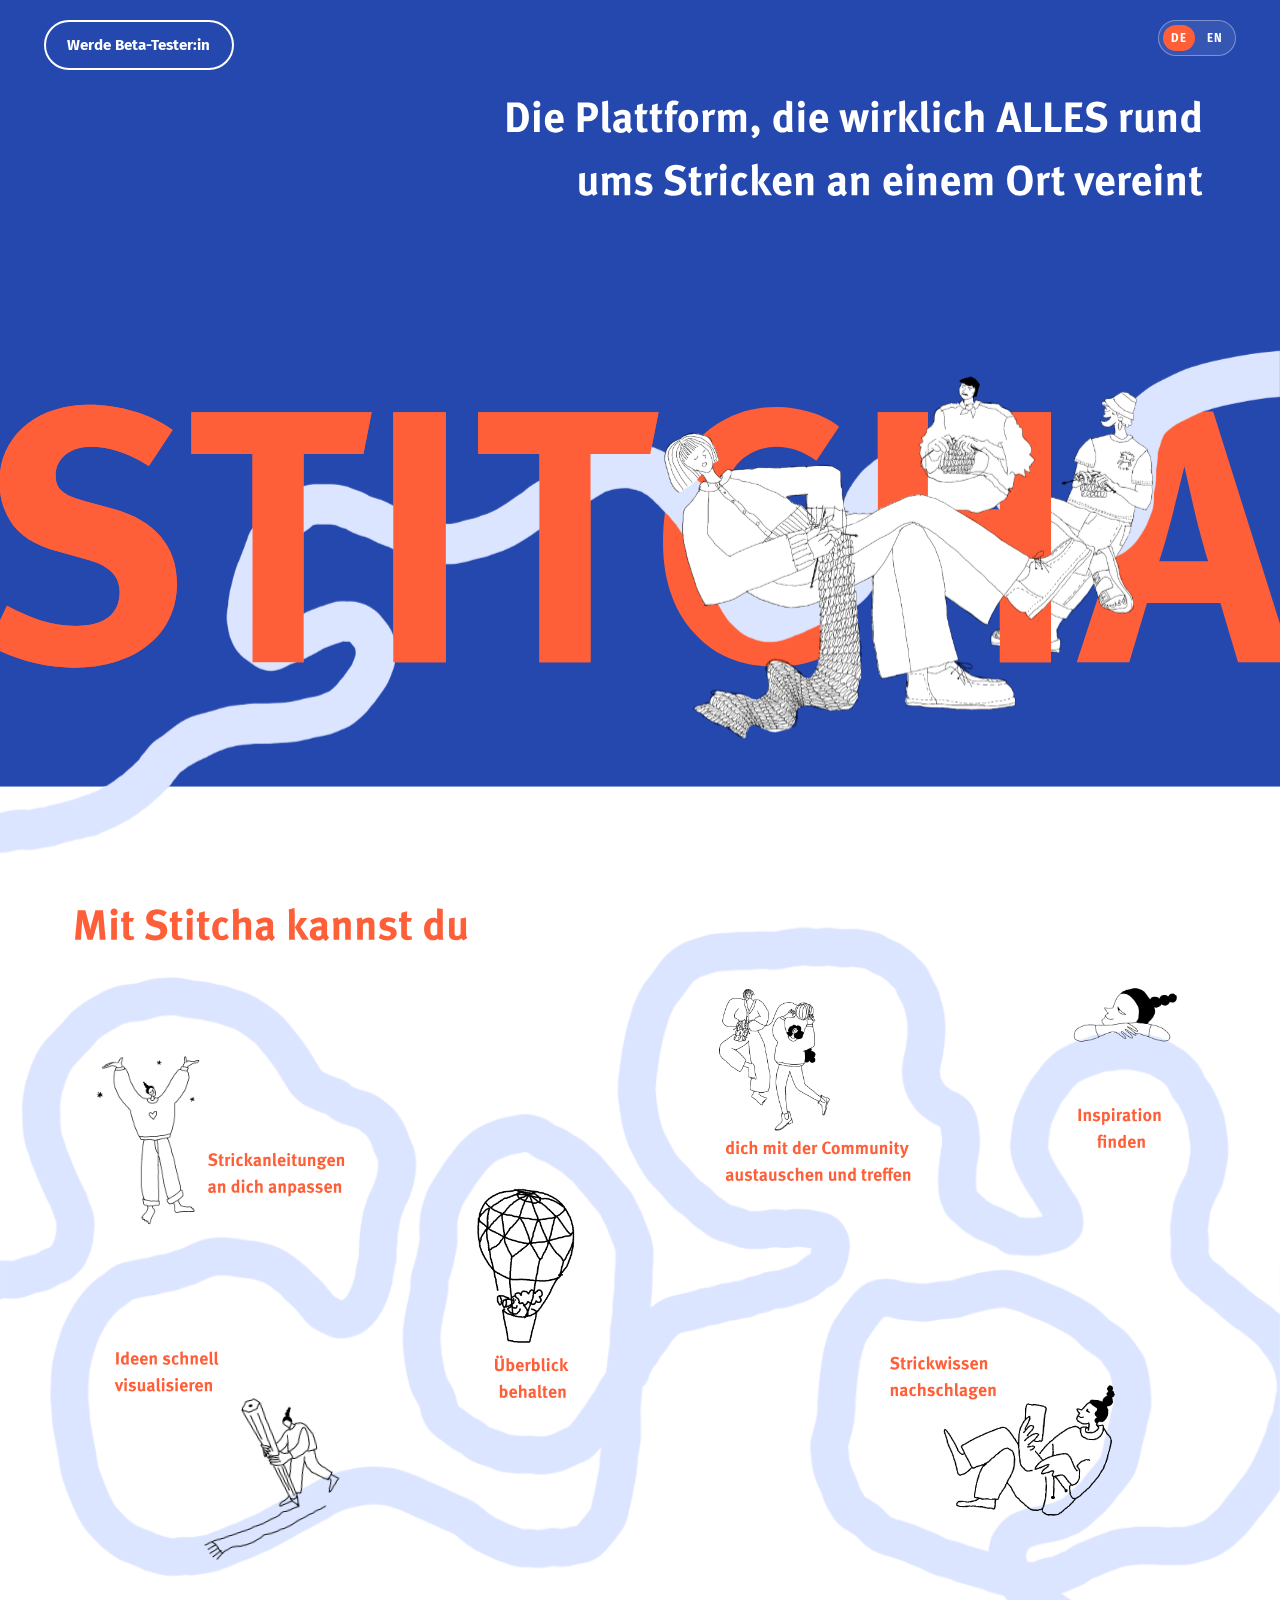
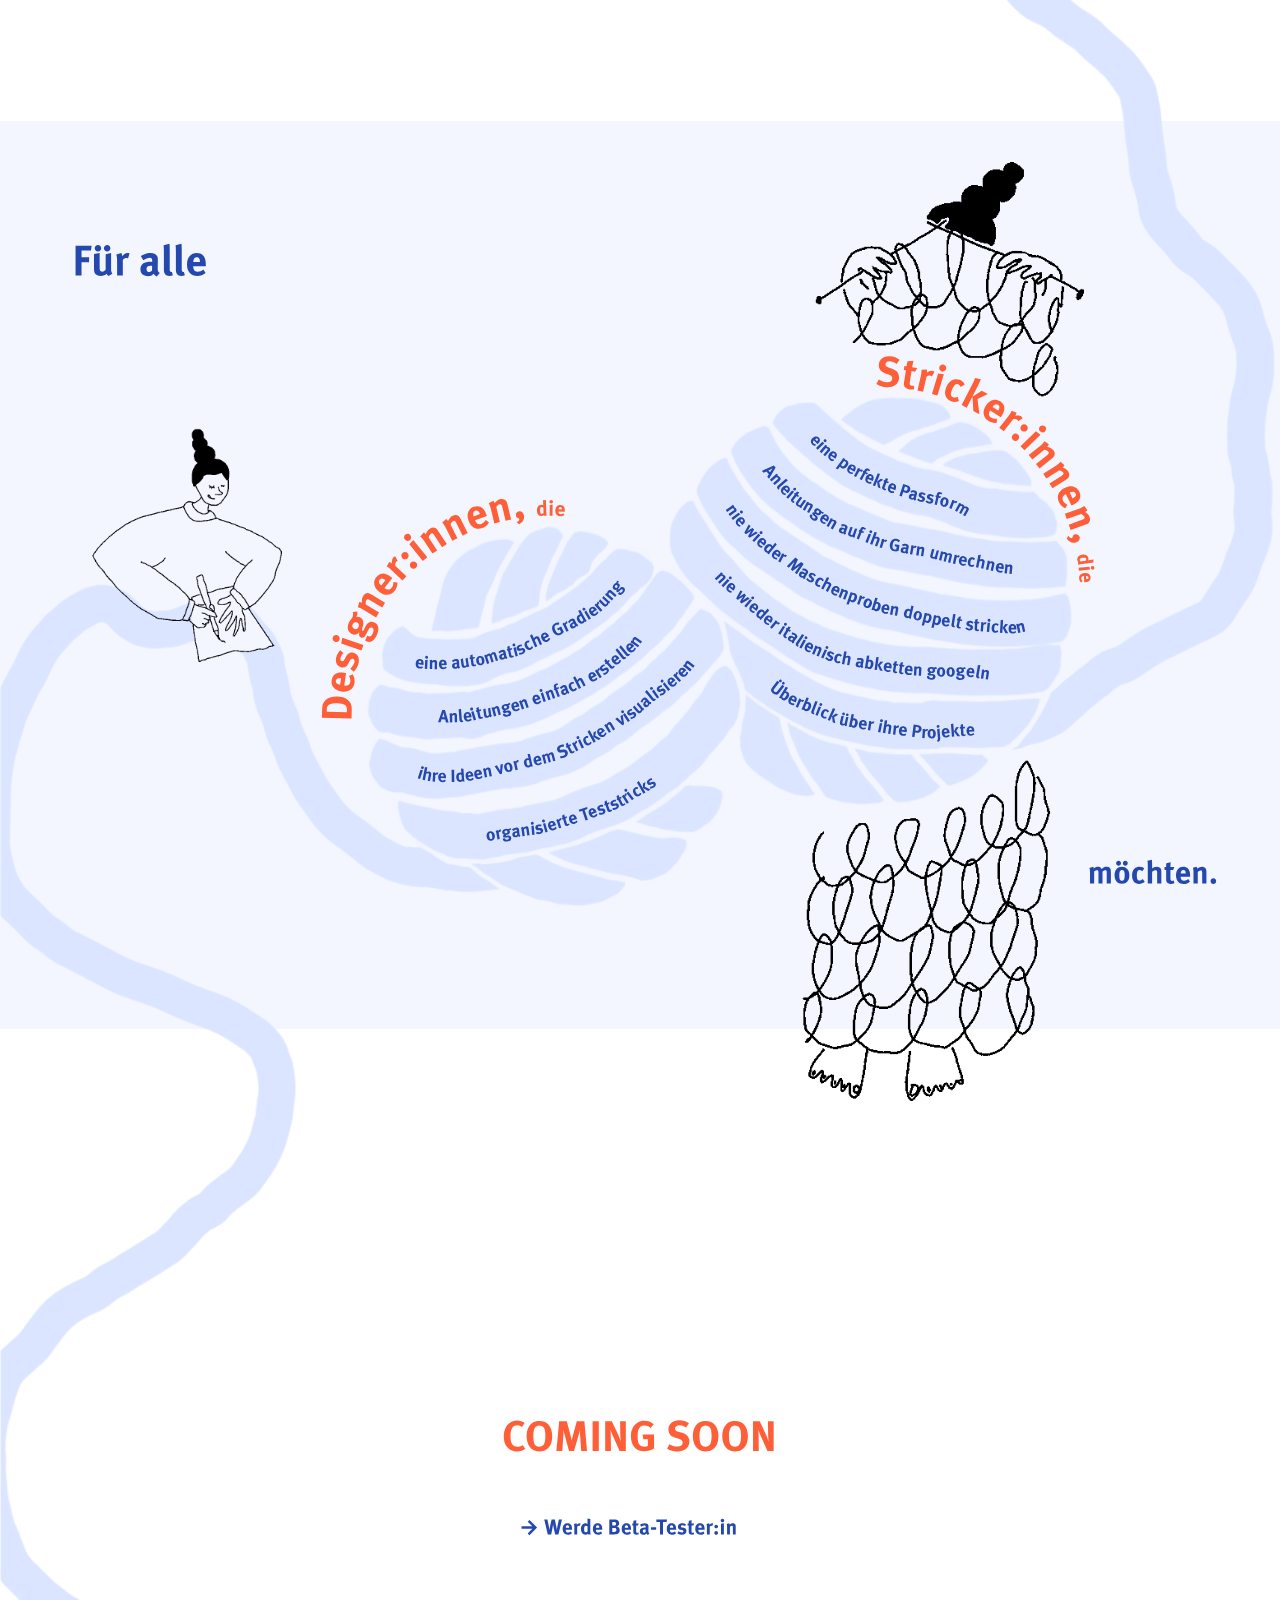
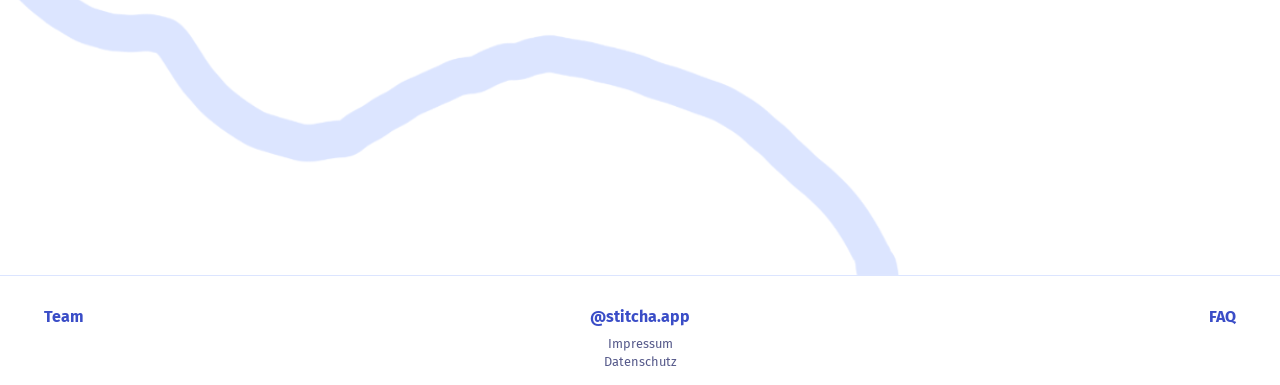
<file: index.html>
<!DOCTYPE html>
<html lang="de">
<head>
<meta charset="UTF-8">
<meta name="viewport" content="width=device-width, initial-scale=1.0">
<title>Stitcha – Die Plattform rund ums Stricken</title>
<meta name="description" content="Stitcha vereint Strickanleitungen, Community und Inspiration an einem Ort – für Strickende und Muster-Designer:innen.">
<link rel="icon" href="data:image/svg+xml,<svg xmlns=%22http://www.w3.org/2000/svg%22 viewBox=%220 0 100 100%22><text y=%22.9em%22 font-size=%2290%22>🧶</text></svg>">
<link rel="preconnect" href="https://fonts.googleapis.com">
<link rel="preconnect" href="https://fonts.gstatic.com" crossorigin>
<link href="https://fonts.googleapis.com/css2?family=Fira+Sans:wght@400;500;600;700;800&family=Fira+Sans+Condensed:wght@700;800&family=Inter:wght@400;500;600&display=swap" rel="stylesheet">
<link rel="stylesheet" href="styles.css">
</head>
<body data-title-key="index-doctitle">

<header class="site-header on-blue" id="top">
  <div class="container header-inner">
    <div class="header-actions">
      <div class="lang-switch" aria-label="Sprache wechseln">
        <button class="lang-option active" type="button" data-lang="de" aria-pressed="true">DE</button>
        <button class="lang-option" type="button" data-lang="en" aria-pressed="false">EN</button>
      </div>
      <a href="https://1622fa1c.sibforms.com/v2/serve/[base64]" class="btn btn-outline-light btn-nav btn-nav-home" target="_blank" rel="noopener" data-i18n="nav-beta">Werde Beta-Tester:in</a>
    </div>
  </div>
</header>

<main>

  <section class="hero">
    <div class="container">
      <p class="hero-claim" data-i18n="hero-claim" data-i18n-html="true">Die Plattform, die wirklich ALLES rund <br>ums Stricken an einem Ort vereint</p>
      <a href="https://1622fa1c.sibforms.com/v2/serve/[base64]" class="btn btn-outline-light hero-beta-btn" target="_blank" rel="noopener" data-i18n="nav-beta">Werde Beta-Tester:in</a>
      <img class="hero-illustration hero-visual-desktop" src="assets/hero/hero-illustration.png" alt="STITCHA – drei Personen sitzen strickend zusammen">
      <div class="hero-figma-tagline">
        <img class="hero-figma lang-de-only" src="assets/figma/desktop/hero-de.svg" alt="Die Plattform, die wirklich ALLES rund ums Stricken an einem Ort vereint">
        <img class="hero-figma lang-en-only" src="assets/figma/desktop/hero-en.svg" alt="Everything knitting. All in one place.">
      </div>
      <img class="hero-figma hero-figma-graphic lang-de-only" src="assets/figma/desktop/hero-graphic-de.svg" alt="STITCHA">
      <img class="hero-figma hero-figma-graphic lang-en-only" src="assets/figma/desktop/hero-graphic-en.svg" alt="STITCHA">
      <div class="hero-visual-mobile" role="img" aria-label="STITCHA – drei Personen sitzen strickend zusammen"></div>
    </div>
  </section>

  <div class="figma-mobile" aria-label="Stitcha">
    <div class="fm-bg fm-bg-hero"></div>
    <div class="fm-bg fm-bg-audience"></div>
    <img class="fm-layer lang-de-only" src="assets/figma/mobile/screens-de.svg" alt="">
    <img class="fm-layer lang-en-only" src="assets/figma/mobile/screens-en.svg" alt="">
    <img class="fm-hero-de lang-de-only" src="assets/figma/mobile/hero-de.svg" alt="STITCHA – Die Plattform, die wirklich ALLES rund ums Stricken an einem Ort vereint">
    <img class="fm-hero-en lang-en-only" src="assets/figma/mobile/hero-en.svg" alt="STITCHA – Everything knitting. All in one place.">
    <img class="fm-gif" style="left:22.778vw; top:223.475vw; width:14.523vw" src="assets/figma/gifs/anpassen.gif" alt="">
    <img class="fm-gif fm-mirror" style="left:41.596vw; top:309.806vw; width:19.46vw" src="assets/figma/gifs/inspiration.gif" alt="">
    <img class="fm-gif fm-mirror" style="left:-22.673vw; top:409.697vw; width:83.127vw" src="assets/figma/gifs/knitter-swatch.gif" alt="">
    <div class="fx fx-balloon"><img class="fx-gif" style="left:-3.448%; top:-8.754%; width:116.15%" src="assets/figma/gifs/ueberblick.gif" alt=""></div>
    <div class="fx fx-visualize"><img class="fx-gif" style="left:10.827%; top:-25.19%; width:90.10%" src="assets/figma/gifs/visualisieren.gif" alt=""></div>
    <div class="fx fx-lookup"><img class="fx-gif" style="left:12.145%; top:-13.236%; width:83.49%" src="assets/figma/gifs/nachschlagen.gif" alt=""></div>
    <div class="fx fx-community"><img class="fx-gif" style="left:0; top:0; width:100%" src="assets/figma/gifs/community.gif" alt=""></div>
    <div class="fm-designer"><img src="assets/figma/gifs/designer.gif" alt=""></div>
    <a class="fm-beta-link" href="https://1622fa1c.sibforms.com/v2/serve/[base64]" target="_blank" rel="noopener" data-i18n="nav-beta">Werde Beta-Tester:in</a>
  </div>

  <div class="figma-screens" aria-label="Mit Stitcha kannst du – Für alle">
    <div class="figma-bg-audience" aria-hidden="true"></div>
    <img class="figma-screens-img lang-de-only" src="assets/figma/desktop/screens-de.svg" alt="">
    <img class="figma-screens-img lang-en-only" src="assets/figma/desktop/screens-en.svg" alt="">
    <img class="figma-gif" style="left:6.5746%; top:31.225%; width:12.499%" src="assets/figma/gifs/anpassen.gif" alt="">
    <img class="figma-gif figma-gif-mirror" style="left:82.486%; top:28.605%; width:10.590%" src="assets/figma/gifs/inspiration.gif" alt="">
    <img class="figma-gif" style="left:50.270%; top:49.684%; width:51.396%" src="assets/figma/gifs/knitter-swatch.gif" alt="">
    <img class="figma-gif" style="left:3.503%; top:57.392%; width:23.349%" src="assets/figma/gifs/designer.gif" alt="">
    <div class="fx fx-balloon"><img class="fx-gif" style="left:-3.448%; top:-8.754%; width:116.15%" src="assets/figma/gifs/ueberblick.gif" alt=""></div>
    <div class="fx fx-visualize"><img class="fx-gif" style="left:10.827%; top:-25.19%; width:90.10%" src="assets/figma/gifs/visualisieren.gif" alt=""></div>
    <div class="fx fx-lookup"><img class="fx-gif" style="left:12.145%; top:-13.236%; width:83.49%" src="assets/figma/gifs/nachschlagen.gif" alt=""></div>
    <div class="fx fx-community"><img class="fx-gif" style="left:0; top:0; width:100%" src="assets/figma/gifs/community.gif" alt=""></div>
    <a class="figma-beta-link" href="https://1622fa1c.sibforms.com/v2/serve/[base64]" target="_blank" rel="noopener" data-i18n="nav-beta">Werde Beta-Tester:in</a>
  </div>

  <div class="desktop-thread-wrap">
    <img class="site-thread-full" src="assets/backgrounds/site-thread-full.png" alt="" aria-hidden="true">
  <section class="features" id="features">
    <div class="container">
      <h2 data-i18n="features-title">Mit Stitcha kannst du</h2>
      <div class="feature-scatter">
        <article class="feature-item pos-1">
          <img src="assets/icons/icon-anpassen.gif" alt="">
          <p data-i18n="feature-adapt" data-i18n-html="true">Strickanleitungen<br>an dich anpassen</p>
        </article>
        <article class="feature-item pos-2">
          <img src="assets/icons/icon-visualisieren.gif" alt="">
          <p data-i18n="feature-visualize" data-i18n-html="true">Ideen schnell<br>visualisieren</p>
        </article>
        <article class="feature-item pos-3">
          <img src="assets/icons/icon-ueberblick.gif" alt="">
          <p data-i18n="feature-overview" data-i18n-html="true">Überblick<br>behalten</p>
        </article>
        <article class="feature-item pos-4">
          <img src="assets/icons/icon-community.gif" alt="">
          <p data-i18n="feature-community" data-i18n-html="true">dich mit der Community<br>austauschen und treffen</p>
        </article>
        <article class="feature-item pos-5">
          <img src="assets/icons/icon-inspiration.gif" alt="">
          <p data-i18n="feature-inspiration" data-i18n-html="true">Inspiration<br>finden</p>
        </article>
        <article class="feature-item pos-6">
          <img src="assets/icons/icon-nachschlagen.gif" alt="">
          <p data-i18n="feature-lookup" data-i18n-html="true">Strickwissen<br>nachschlagen</p>
        </article>
      </div>

      <div class="feature-path-mobile">
        <article class="path-stop path-stop-narrow" style="left:29.5%; top:36vw">
          <span class="path-pond"><img src="assets/icons/icon-anpassen.gif" alt=""></span>
          <p data-i18n="feature-adapt" data-i18n-html="true">Strickanleitungen<br>an dich anpassen</p>
        </article>
        <article class="path-stop path-stop-narrow" style="left:74%; top:44.4vw">
          <span class="path-pond" style="top:-22px"><img src="assets/icons/icon-visualisieren.gif" alt=""></span>
          <p data-i18n="feature-visualize" data-i18n-html="true">Ideen schnell<br>visualisieren</p>
        </article>
        <article class="path-stop path-stop-narrow" style="left:44%; top:79.5vw">
          <span class="path-pond" style="top:-22px"><img src="assets/icons/icon-ueberblick.gif" alt=""></span>
          <p data-i18n="feature-overview" data-i18n-html="true">Überblick<br>behalten</p>
        </article>
        <article class="path-stop path-stop-narrow" style="left:18%; top:101.8vw">
          <span class="path-pond"><img src="assets/icons/icon-community.gif" alt=""></span>
          <p data-i18n="feature-community" data-i18n-html="true">dich mit der Community<br>austauschen und treffen</p>
        </article>
        <article class="path-stop path-stop-narrow" style="left:79%; top:103.7vw">
          <span class="path-pond" style="top:-22px"><img src="assets/icons/icon-inspiration.gif" alt=""></span>
          <p data-i18n="feature-inspiration" data-i18n-html="true">Inspiration<br>finden</p>
        </article>
        <article class="path-stop" style="left:51%; top:142.2vw">
          <span class="path-pond" style="top:-22px"><img src="assets/icons/icon-nachschlagen.gif" alt=""></span>
          <p data-i18n="feature-lookup" data-i18n-html="true">Strickwissen<br>nachschlagen</p>
        </article>
      </div>
    </div>
  </section>

  <div class="mobile-thread-wrap">
    <div class="audience-thread-fill" aria-hidden="true"></div>
  <section class="audience">
    <div class="container audience-inner">
      <h2 data-i18n="audience-title">Für ALLE</h2>
      <div class="audience-circles">
        <div class="circle circle-designer">
          <span class="circle-label" data-i18n="audience-designer-label" data-i18n-html="true">Designer:innen, <em>die…</em></span>
          <ul>
            <li data-i18n="audience-designer-li-1">eine automatische Gradierung</li>
            <li data-i18n="audience-designer-li-2">Anleitungen einfach erstellen</li>
            <li data-i18n="audience-designer-li-3">ihre Ideen vor dem Stricken visualisieren</li>
            <li data-i18n="audience-designer-li-4">organisierte Teststricks</li>
          </ul>
        </div>
        <div class="circle circle-stricker">
          <span class="circle-label" data-i18n="audience-stricker-label" data-i18n-html="true">Stricker:innen, <em>die…</em></span>
          <ul>
            <li data-i18n="audience-stricker-li-1">eine perfekte Passform</li>
            <li data-i18n="audience-stricker-li-2">weniger rechnen</li>
            <li data-i18n="audience-stricker-li-3">nie wieder Maschenproben doppelt stricken</li>
            <li data-i18n="audience-stricker-li-4">nie wieder italienisch abketten googeln</li>
            <li data-i18n="audience-stricker-li-5">Anleitungen auf ihr Garn umrechnen</li>
            <li data-i18n="audience-stricker-li-6">Überblick über ihre Projekte</li>
          </ul>
        </div>
      </div>

      <div class="audience-yarnball">
        <img class="yarnball-img" src="assets/backgrounds/audience-yarnball-desktop.png" alt="" aria-hidden="true">
        <img class="yarnball-figure yarnball-figure-designer" src="assets/icons/icon-visualisieren.gif" alt="" aria-hidden="true">
        <img class="yarnball-figure yarnball-figure-stricker" src="assets/icons/scribble-knitter-only.gif" alt="" aria-hidden="true">
        <svg class="yarnball-curve yarnball-curve-designer" viewBox="0 0 820 620" preserveAspectRatio="none" aria-hidden="true">
          <path id="curve-designer-desktop" d="M 10,290 Q 180,120 340,260" fill="none"/>
          <text font-weight="800" font-size="28" fill="var(--color-orange)">
            <textPath href="#curve-designer-desktop" startOffset="50%" text-anchor="middle" data-i18n="audience-designer-curve">Designer:innen, die…</textPath>
          </text>
        </svg>
        <svg class="yarnball-curve yarnball-curve-stricker" viewBox="0 0 820 620" preserveAspectRatio="none" aria-hidden="true">
          <path id="curve-stricker-desktop" d="M 380,320 Q 600,20 820,260" fill="none"/>
          <text font-weight="800" font-size="42" fill="var(--color-orange)">
            <textPath href="#curve-stricker-desktop" startOffset="50%" text-anchor="middle" data-i18n="audience-stricker-curve">Stricker:innen, die…</textPath>
          </text>
        </svg>
        <ul class="yarnball-list yarnball-list-designer">
          <li style="transform: rotate(-18deg)" data-i18n="audience-designer-li-1">eine automatische Gradierung</li>
          <li style="transform: rotate(-11deg)" data-i18n="audience-designer-li-2">Anleitungen einfach erstellen</li>
          <li style="transform: rotate(-4deg)" data-i18n="audience-designer-li-3">ihre Ideen vor dem Stricken visualisieren</li>
          <li style="transform: rotate(3deg)" data-i18n="audience-designer-li-4">organisierte Teststricks</li>
        </ul>
        <ul class="yarnball-list yarnball-list-stricker">
          <li style="transform: rotate(-22deg)" data-i18n="audience-stricker-li-1">eine perfekte Passform</li>
          <li style="transform: rotate(-15deg)" data-i18n="audience-stricker-li-2">weniger rechnen</li>
          <li style="transform: rotate(-8deg)" data-i18n="audience-stricker-li-3">nie wieder Maschenproben doppelt stricken</li>
          <li style="transform: rotate(-1deg)" data-i18n="audience-stricker-li-4">nie wieder italienisch abketten googeln</li>
          <li style="transform: rotate(6deg)" data-i18n="audience-stricker-li-5">Anleitungen auf ihr Garn umrechnen</li>
          <li style="transform: rotate(13deg)" data-i18n="audience-stricker-li-6">Überblick über ihre Projekte</li>
        </ul>
        <div class="yarnball-extra">
          <p class="yarnball-tail-desktop" data-i18n="audience-tail">möchten.</p>
          <img class="yarnball-swatch" src="assets/icons/scribble-swatch-only.gif" alt="" aria-hidden="true">
        </div>
      </div>

      <div class="audience-mobile">
        <div class="audience-row">
          <div class="yarn-block yarn-block-stricker">
            <div class="scribble-knitter"><img src="assets/icons/scribble-knitter-only.gif" alt=""></div>
            <svg class="curve-label" viewBox="0 0 320 110" aria-hidden="true">
              <path id="curve-stricker" d="M -20,105 Q 60,-25 260,55" fill="none"/>
              <text font-weight="800" font-size="26" fill="var(--color-orange)">
                <textPath href="#curve-stricker" startOffset="50%" text-anchor="middle" data-i18n="audience-stricker-curve">Stricker:innen, die…</textPath>
              </text>
            </svg>
          </div>
          <div class="yarn-block yarn-block-designer">
            <div class="yarn-img-spacer" aria-hidden="true"></div>
            <svg class="curve-label" viewBox="0 0 320 110" aria-hidden="true">
              <path id="curve-designer" d="M 60,55 Q 260,-25 340,105" fill="none"/>
              <text font-weight="800" font-size="26" fill="var(--color-orange)">
                <textPath href="#curve-designer" startOffset="50%" text-anchor="middle" data-i18n="audience-designer-curve">Designer:innen, die…</textPath>
              </text>
            </svg>
          </div>
          <img class="audience-icon-visualisieren" src="assets/icons/icon-visualisieren.gif" alt="">
        </div>

        <ul class="tilt-list">
          <li data-i18n="audience-stricker-li-1">eine perfekte Passform</li>
          <li data-i18n="audience-stricker-li-2">weniger rechnen</li>
          <li data-i18n="audience-stricker-li-3">nie wieder Maschenproben doppelt stricken</li>
          <li data-i18n="audience-stricker-li-4">nie wieder italienisch abketten googeln</li>
          <li data-i18n="audience-stricker-li-5">Anleitungen auf ihr Garn umrechnen</li>
          <li data-i18n="audience-stricker-li-6">Überblick über ihre Projekte</li>
        </ul>
        <ul class="tilt-list">
          <li data-i18n="audience-designer-li-1">eine automatische Gradierung</li>
          <li data-i18n="audience-designer-li-2">Anleitungen einfach erstellen</li>
          <li data-i18n="audience-designer-li-3">ihre Ideen vor dem Stricken visualisieren</li>
          <li data-i18n="audience-designer-li-4">organisierte Teststricks</li>
        </ul>
      </div>

      <div class="scribble-sweater" aria-hidden="true"><img src="assets/icons/scribble-swatch-only.gif" alt=""></div>
      <div class="audience-border-bottom" aria-hidden="true"></div>

      <p class="audience-tail" data-i18n="audience-tail">möchten.</p>
    </div>
  </section>

  <section class="coming-soon">
    <div class="container">
      <h2 data-i18n="coming-soon-title">Coming Soon</h2>
      <a href="https://1622fa1c.sibforms.com/v2/serve/[base64]" class="btn btn-outline coming-soon-btn" target="_blank" rel="noopener" data-i18n="nav-beta">Werde Beta-Tester:in</a>
    </div>
  </section>

  <footer class="site-footer" role="contentinfo">
    <div class="container footer-inner">
      <a href="team.html" class="footer-team" data-i18n="nav-team">Team</a>
      <a href="https://www.instagram.com/stitcha.app/" class="footer-handle" target="_blank" rel="noopener">@stitcha.app</a>
      <a href="faq.html" class="footer-faq" data-i18n="nav-faq">FAQ</a>
      <a href="impressum.html" class="footer-imprint" data-i18n="nav-imprint">Impressum</a>
      <a href="datenschutz.html" class="footer-privacy" data-i18n="nav-privacy">Datenschutz</a>
    </div>
  </footer>
  </div>
  </div>

</main>

<script src="script.js"></script>
</body>
</html>
</file>
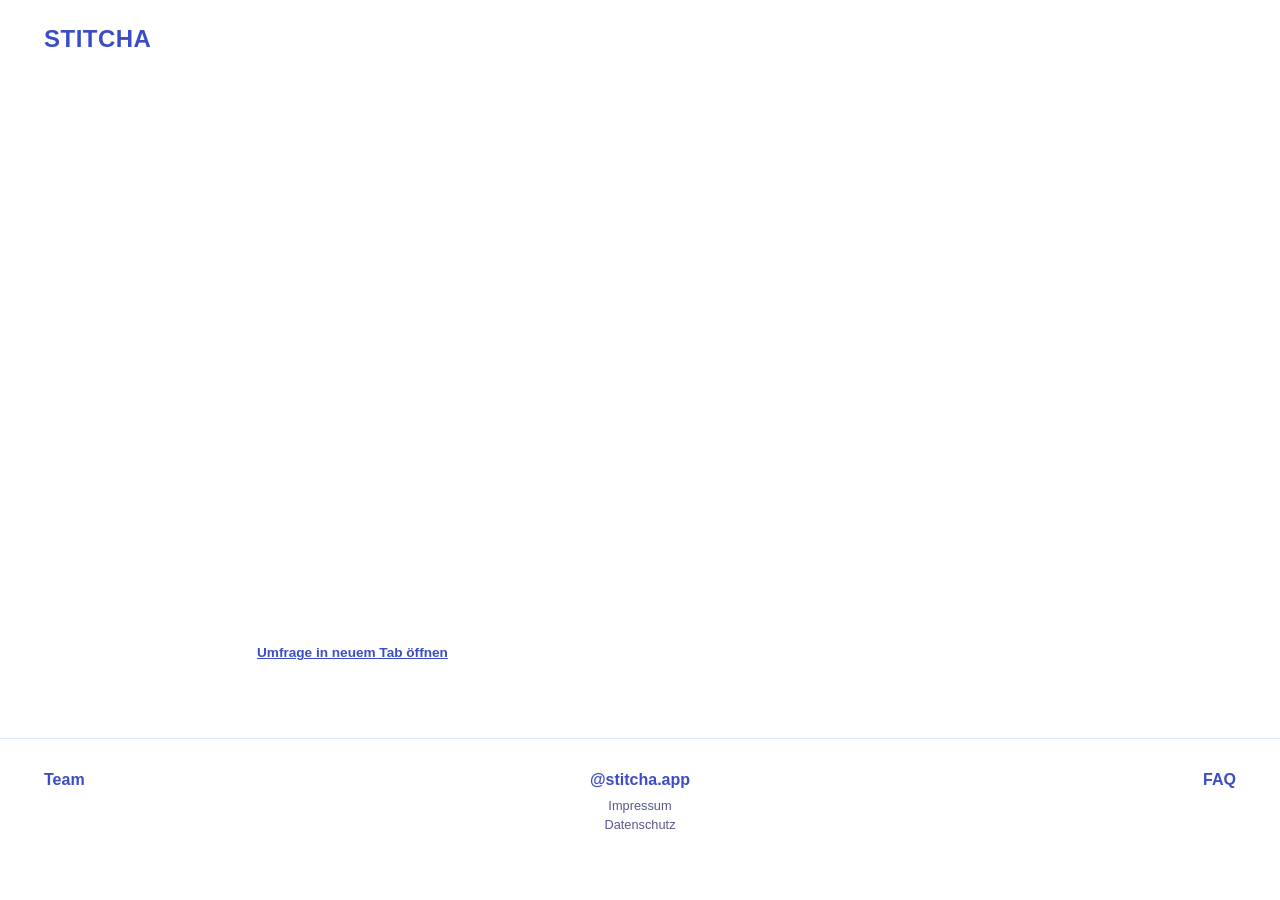
<file: umfrage/index.html>
<!DOCTYPE html>
<html lang="de">
<head>
<meta charset="UTF-8">
<meta name="viewport" content="width=device-width, initial-scale=1.0">
<title>Umfrage – Stitcha</title>
<meta name="description" content="Umfrage zum Wochenende für Strickdesigner:innen in Hamburg.">
<meta name="robots" content="noindex">
<link rel="icon" href="data:image/svg+xml,<svg xmlns=%22http://www.w3.org/2000/svg%22 viewBox=%220 0 100 100%22><text y=%22.9em%22 font-size=%2290%22>🧶</text></svg>">
<link rel="stylesheet" href="../styles.css">
<style>
  /* Survey page only: no web fonts, so fall back to the system font stack */
  .survey-page { padding: 40px 0 60px; }
  /* Tally adds ~33px padding inside the embed; offset it so the form is as wide as on tally.so */
  .survey-frame { margin: 0 -24px; overflow: hidden; }
  .survey-embed { width: calc(100% + 16px); margin-left: -8px; border: 0; display: block; min-height: 500px; }
  @media (min-width: 600px) {
    .survey-wrap { max-width: 814px; }
    .survey-frame { margin: 0; overflow: visible; }
    .survey-embed { width: 100%; margin-left: 0; }
  }
  .survey-note { margin-top: 24px; font-size: 0.85rem; color: var(--color-text-muted); }
  .survey-note a { color: var(--color-blue); }
  .survey-fallback { display: inline-block; font-weight: 600; }
  .site-header.plain-header .header-inner { justify-content: flex-start; }
</style>
</head>
<body>

<header class="site-header plain-header">
  <div class="container header-inner">
    <a href="../index.html" class="logo">STITCHA</a>
  </div>
</header>

<main>
  <section class="survey-page">
    <div class="container survey-wrap">

      <div class="survey-frame"><iframe class="survey-embed" data-tally-src="https://tally.so/embed/2jjV8j?dynamicHeight=1" loading="lazy" width="100%" height="500" frameborder="0" marginheight="0" marginwidth="0" title="Umfrage: Wochenende für Strickdesigner:innen"></iframe></div>

      <p class="survey-note">
        <a class="survey-fallback" href="https://tally.so/r/2jjV8j" target="_blank" rel="noopener">Umfrage in neuem Tab öffnen</a>
      </p>
    </div>
  </section>
</main>

<footer class="site-footer">
  <div class="container footer-inner">
    <a href="../team.html" class="footer-team">Team</a>
    <a href="https://www.instagram.com/stitcha.app/" class="footer-handle" target="_blank" rel="noopener">@stitcha.app</a>
    <a href="../faq.html" class="footer-faq">FAQ</a>
    <a href="../impressum.html" class="footer-imprint">Impressum</a>
    <a href="../datenschutz.html" class="footer-privacy">Datenschutz</a>
  </div>
</footer>

<script>
  // Official Tally embed loader: loads embed.js, which sets the iframe src and resizes it to the form height
  var d = document, w = "https://tally.so/widgets/embed.js", v = function () {
    "undefined" != typeof Tally ? Tally.loadEmbeds() : d.querySelectorAll("iframe[data-tally-src]:not([src])").forEach(function (e) { e.src = e.dataset.tallySrc; });
  };
  if ("undefined" != typeof Tally) v();
  else if (d.querySelector('script[src="' + w + '"]') == null) {
    var s = d.createElement("script"); s.src = w; s.onload = v; s.onerror = v; d.body.appendChild(s);
  }
</script>
</body>
</html>
</file>
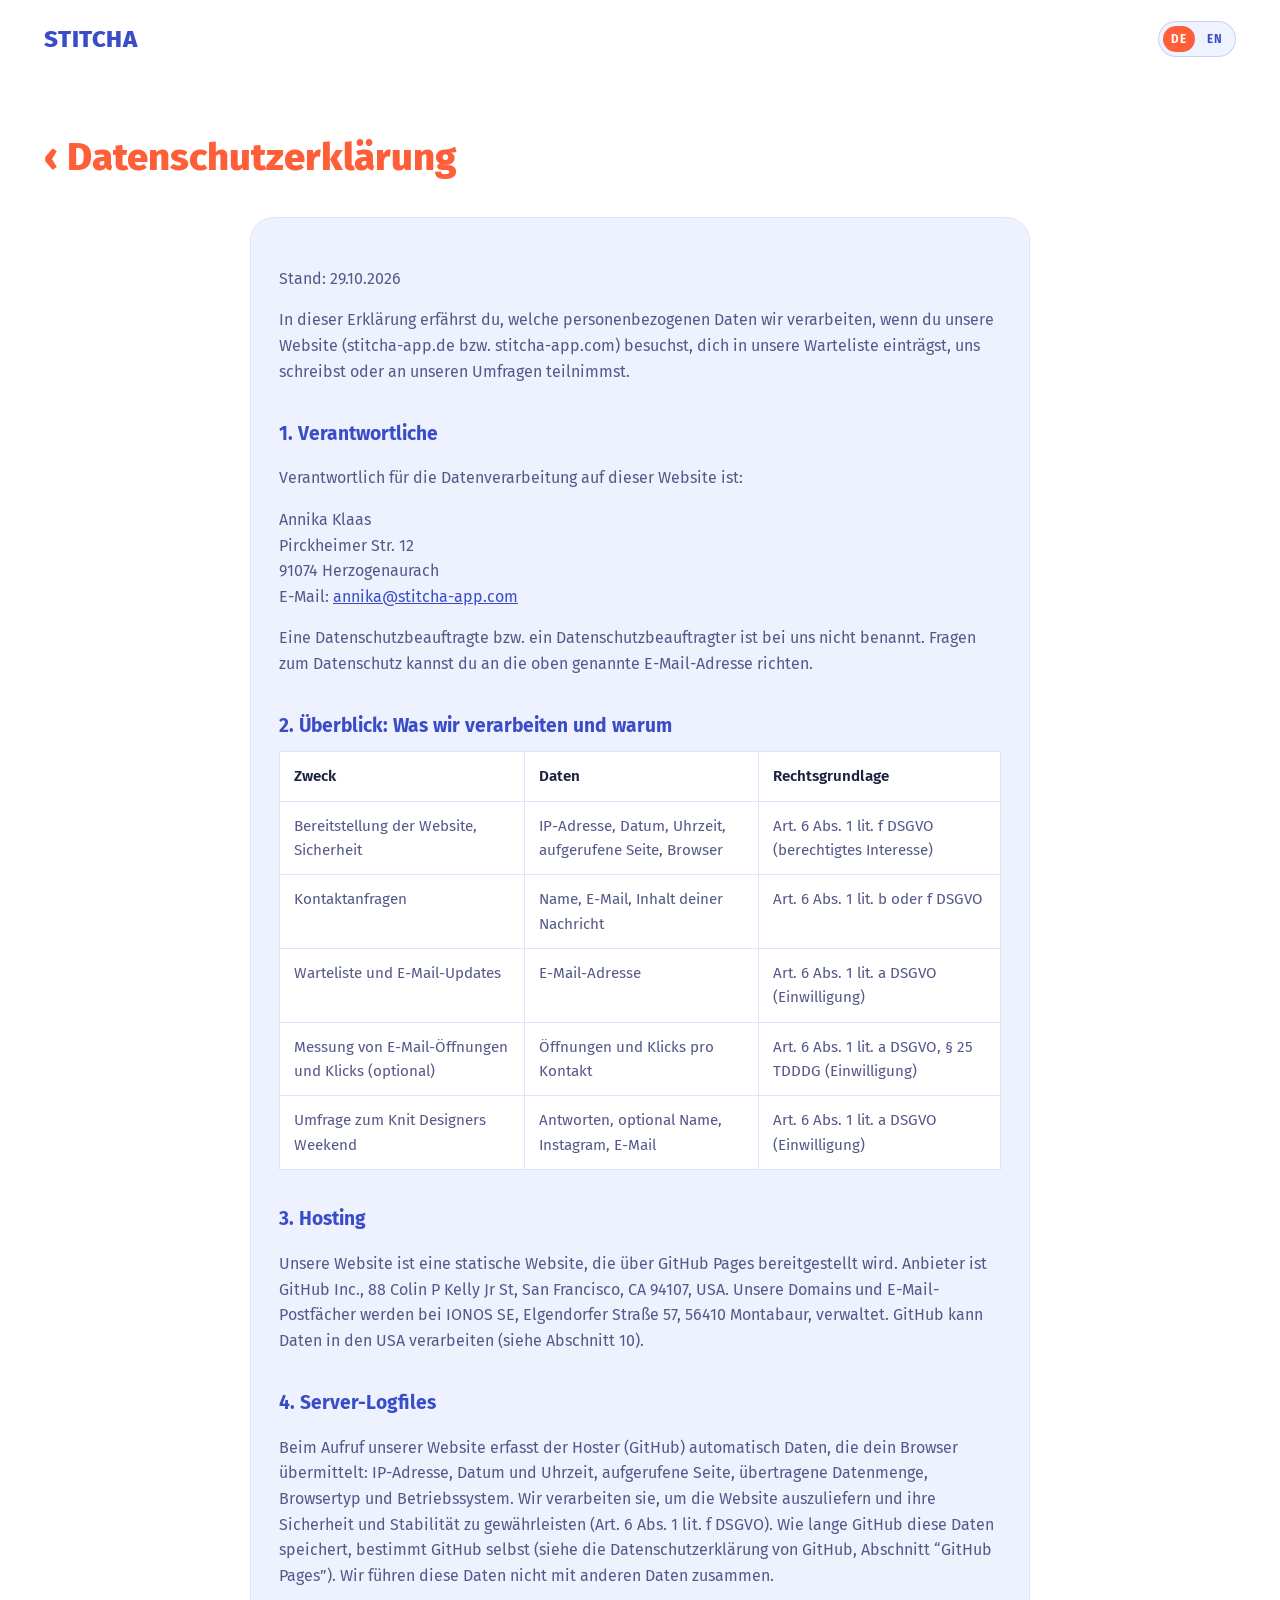
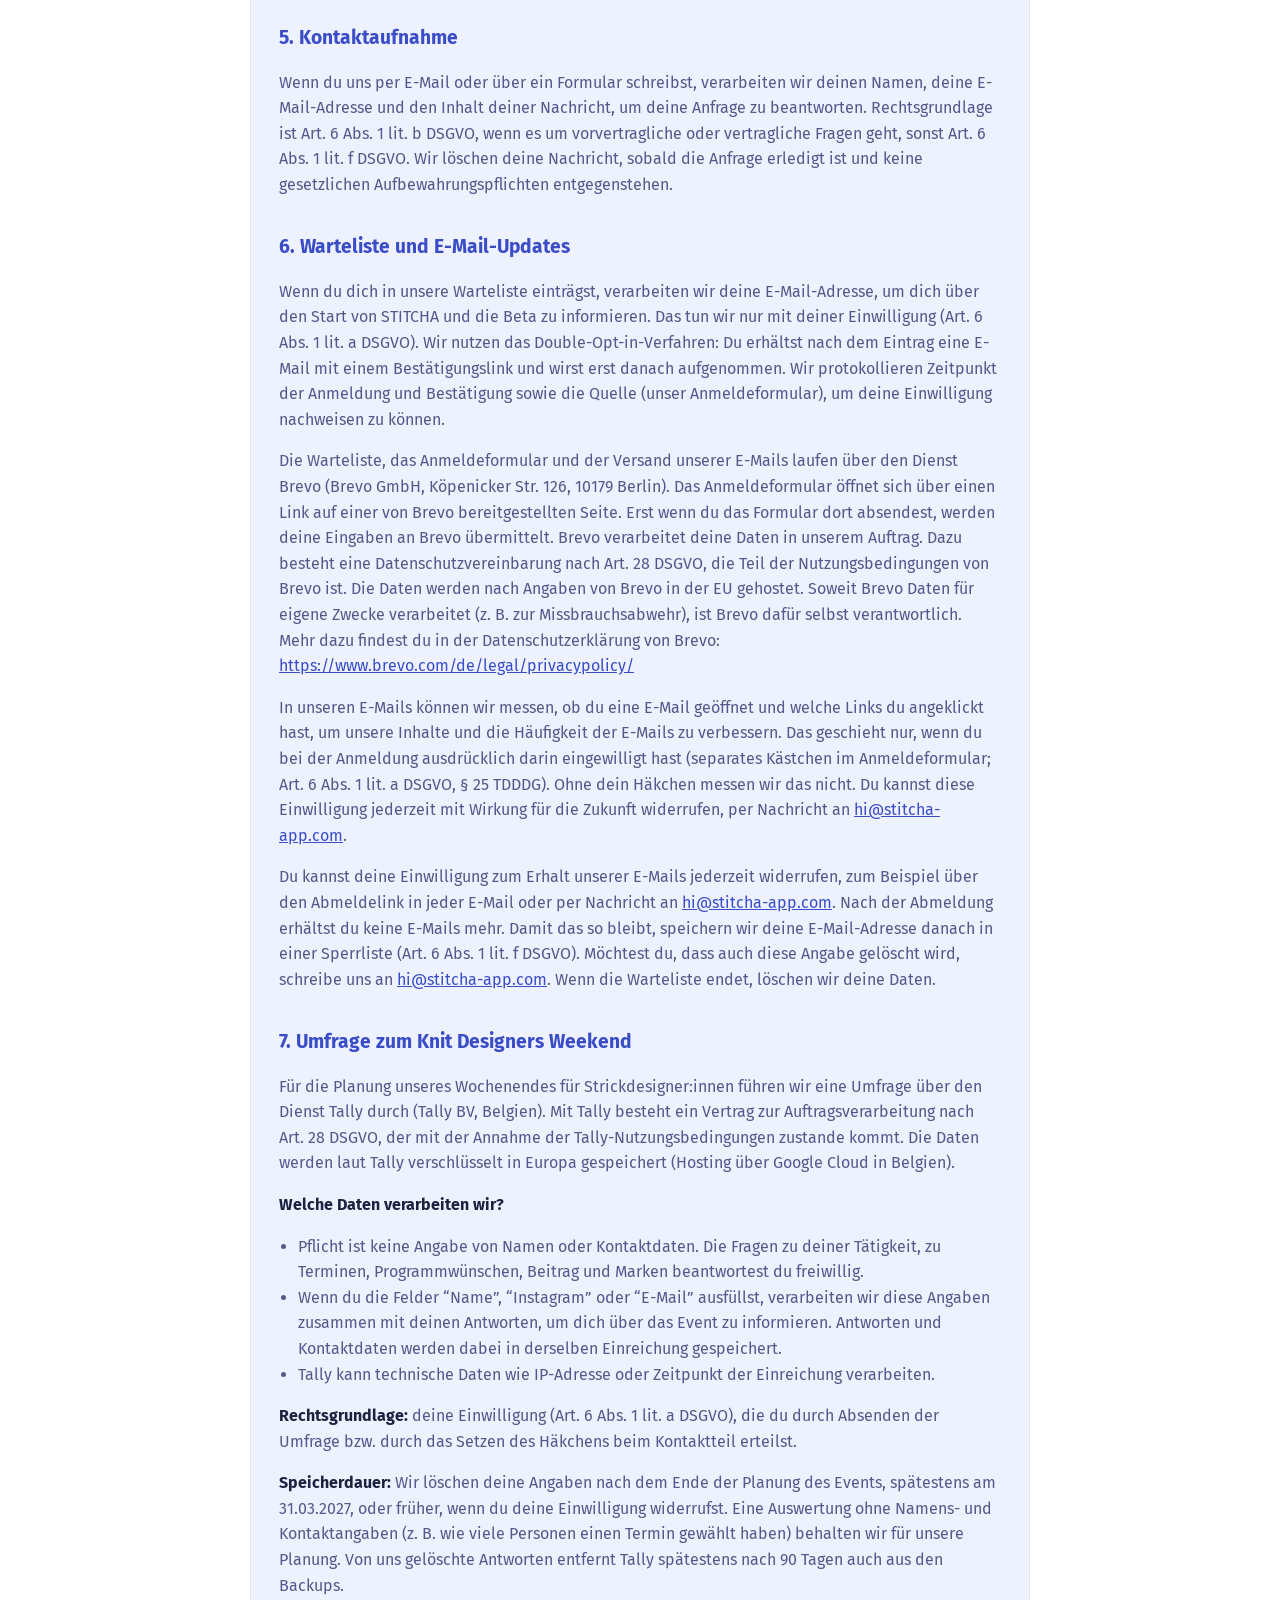
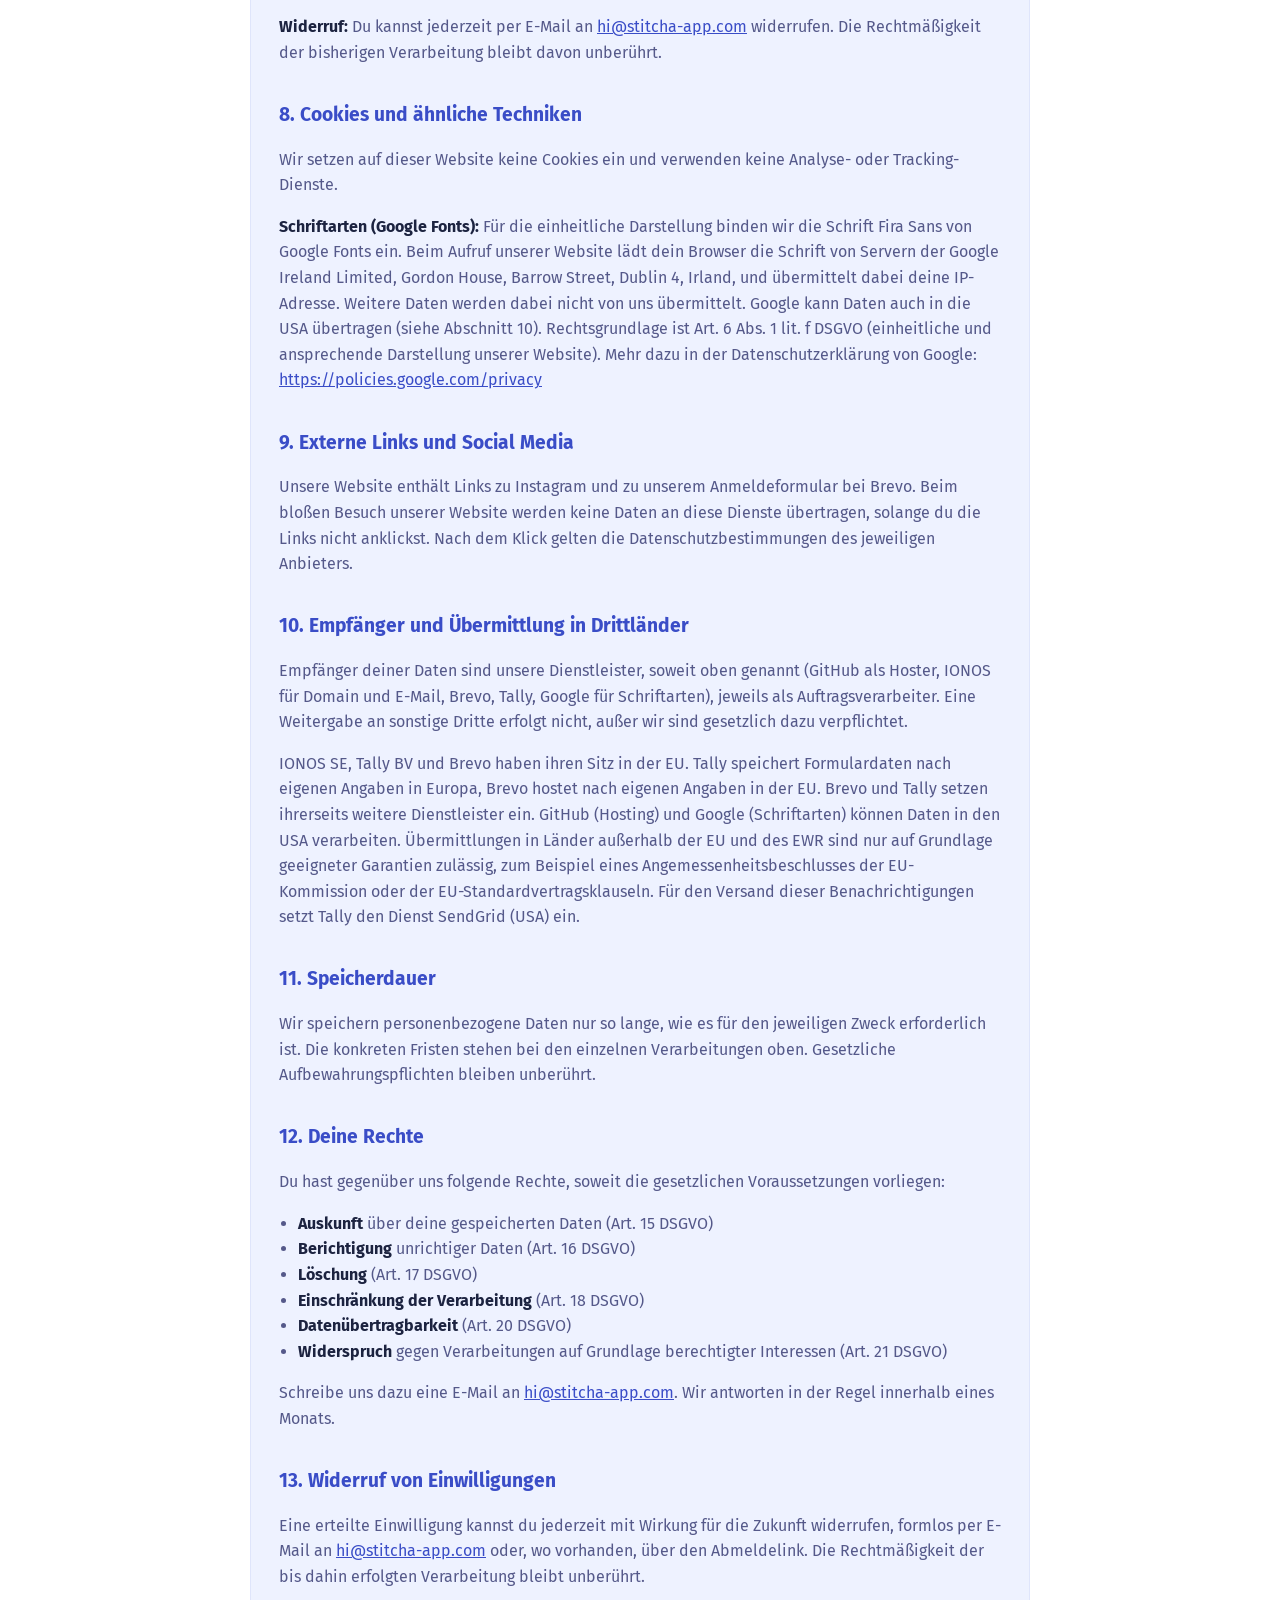
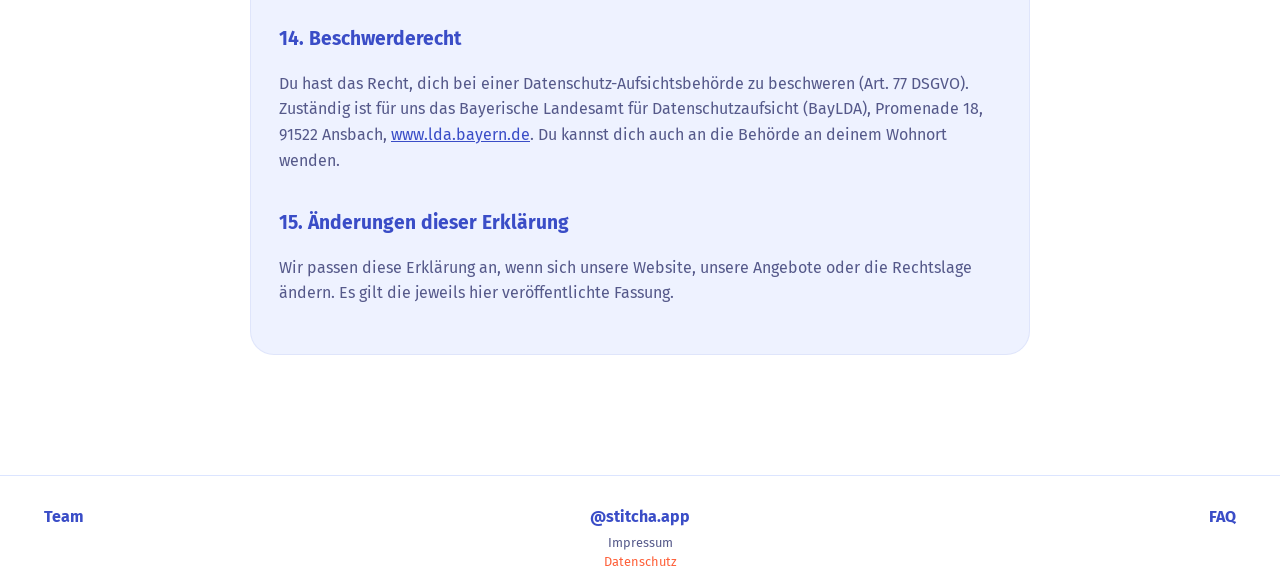
<file: datenschutz.html>
<!DOCTYPE html>
<html lang="de">
<head>
<meta charset="UTF-8">
<meta name="viewport" content="width=device-width, initial-scale=1.0">
<title>Datenschutzerklärung – Stitcha</title>
<meta name="description" content="Datenschutzerklärung von Stitcha.">
<link rel="icon" href="data:image/svg+xml,<svg xmlns=%22http://www.w3.org/2000/svg%22 viewBox=%220 0 100 100%22><text y=%22.9em%22 font-size=%2290%22>🧶</text></svg>">
<link rel="preconnect" href="https://fonts.googleapis.com">
<link rel="preconnect" href="https://fonts.gstatic.com" crossorigin>
<link href="https://fonts.googleapis.com/css2?family=Fira+Sans:wght@400;500;600;700;800&family=Fira+Sans+Condensed:wght@700;800&family=Inter:wght@400;500;600&display=swap" rel="stylesheet">
<link rel="stylesheet" href="styles.css">
</head>
<body data-title-key="privacy-doctitle">

<header class="site-header plain-header">
  <div class="container header-inner">
    <a href="index.html" class="logo">STITCHA</a>
    <div class="header-actions">
      <div class="lang-switch" aria-label="Sprache wechseln">
        <button class="lang-option active" type="button" data-lang="de" aria-pressed="true">DE</button>
        <button class="lang-option" type="button" data-lang="en" aria-pressed="false">EN</button>
      </div>
    </div>
  </div>
</header>

<main>
  <section class="imprint-page">
    <div class="container">
      <h1 class="page-title"><a href="index.html" class="back-arrow"><span aria-hidden="true">&lsaquo;</span> <span data-i18n="privacy-title">Datenschutzerklärung</span></a></h1>
      <div class="imprint-card privacy-card privacy-de" lang="de">
        <p>Stand: 29.10.2026</p>
        <p>In dieser Erklärung erfährst du, welche personenbezogenen Daten wir verarbeiten, wenn du unsere Website (stitcha-app.de bzw. stitcha-app.com) besuchst, dich in unsere Warteliste einträgst, uns schreibst oder an unseren Umfragen teilnimmst.</p>

        <h2>1. Verantwortliche</h2>
        <p>Verantwortlich für die Datenverarbeitung auf dieser Website ist:</p>
        <p>Annika Klaas<br>Pirckheimer Str. 12<br>91074 Herzogenaurach<br>E-Mail: <a href="mailto:annika@stitcha-app.com">annika@stitcha-app.com</a></p>
        <p>Eine Datenschutzbeauftragte bzw. ein Datenschutzbeauftragter ist bei uns nicht benannt. Fragen zum Datenschutz kannst du an die oben genannte E-Mail-Adresse richten.</p>

        <h2>2. Überblick: Was wir verarbeiten und warum</h2>
        <div class="privacy-table-wrap">
          <table class="privacy-table">
            <thead>
              <tr><th>Zweck</th><th>Daten</th><th>Rechtsgrundlage</th></tr>
            </thead>
            <tbody>
              <tr><td>Bereitstellung der Website, Sicherheit</td><td>IP-Adresse, Datum, Uhrzeit, aufgerufene Seite, Browser</td><td>Art. 6 Abs. 1 lit. f DSGVO (berechtigtes Interesse)</td></tr>
              <tr><td>Kontaktanfragen</td><td>Name, E-Mail, Inhalt deiner Nachricht</td><td>Art. 6 Abs. 1 lit. b oder f DSGVO</td></tr>
              <tr><td>Warteliste und E-Mail-Updates</td><td>E-Mail-Adresse</td><td>Art. 6 Abs. 1 lit. a DSGVO (Einwilligung)</td></tr>
              <tr><td>Messung von E-Mail-Öffnungen und Klicks (optional)</td><td>Öffnungen und Klicks pro Kontakt</td><td>Art. 6 Abs. 1 lit. a DSGVO, § 25 TDDDG (Einwilligung)</td></tr>
              <tr><td>Umfrage zum Knit Designers Weekend</td><td>Antworten, optional Name, Instagram, E-Mail</td><td>Art. 6 Abs. 1 lit. a DSGVO (Einwilligung)</td></tr>
            </tbody>
          </table>
        </div>

        <h2>3. Hosting</h2>
        <p>Unsere Website ist eine statische Website, die über GitHub Pages bereitgestellt wird. Anbieter ist GitHub Inc., 88 Colin P Kelly Jr St, San Francisco, CA 94107, USA. Unsere Domains und E-Mail-Postfächer werden bei IONOS SE, Elgendorfer Straße 57, 56410 Montabaur, verwaltet. GitHub kann Daten in den USA verarbeiten (siehe Abschnitt 10).</p>

        <h2>4. Server-Logfiles</h2>
        <p>Beim Aufruf unserer Website erfasst der Hoster (GitHub) automatisch Daten, die dein Browser übermittelt: IP-Adresse, Datum und Uhrzeit, aufgerufene Seite, übertragene Datenmenge, Browsertyp und Betriebssystem. Wir verarbeiten sie, um die Website auszuliefern und ihre Sicherheit und Stabilität zu gewährleisten (Art. 6 Abs. 1 lit. f DSGVO). Wie lange GitHub diese Daten speichert, bestimmt GitHub selbst (siehe die Datenschutzerklärung von GitHub, Abschnitt “GitHub Pages”). Wir führen diese Daten nicht mit anderen Daten zusammen.</p>

        <h2>5. Kontaktaufnahme</h2>
        <p>Wenn du uns per E-Mail oder über ein Formular schreibst, verarbeiten wir deinen Namen, deine E-Mail-Adresse und den Inhalt deiner Nachricht, um deine Anfrage zu beantworten. Rechtsgrundlage ist Art. 6 Abs. 1 lit. b DSGVO, wenn es um vorvertragliche oder vertragliche Fragen geht, sonst Art. 6 Abs. 1 lit. f DSGVO. Wir löschen deine Nachricht, sobald die Anfrage erledigt ist und keine gesetzlichen Aufbewahrungspflichten entgegenstehen.</p>

        <h2>6. Warteliste und E-Mail-Updates</h2>
        <p>Wenn du dich in unsere Warteliste einträgst, verarbeiten wir deine E-Mail-Adresse, um dich über den Start von STITCHA und die Beta zu informieren. Das tun wir nur mit deiner Einwilligung (Art. 6 Abs. 1 lit. a DSGVO). Wir nutzen das Double-Opt-in-Verfahren: Du erhältst nach dem Eintrag eine E-Mail mit einem Bestätigungslink und wirst erst danach aufgenommen. Wir protokollieren Zeitpunkt der Anmeldung und Bestätigung sowie die Quelle (unser Anmeldeformular), um deine Einwilligung nachweisen zu können.</p>
        <p>Die Warteliste, das Anmeldeformular und der Versand unserer E-Mails laufen über den Dienst Brevo (Brevo GmbH, Köpenicker Str. 126, 10179 Berlin). Das Anmeldeformular öffnet sich über einen Link auf einer von Brevo bereitgestellten Seite. Erst wenn du das Formular dort absendest, werden deine Eingaben an Brevo übermittelt. Brevo verarbeitet deine Daten in unserem Auftrag. Dazu besteht eine Datenschutzvereinbarung nach Art. 28 DSGVO, die Teil der Nutzungsbedingungen von Brevo ist. Die Daten werden nach Angaben von Brevo in der EU gehostet. Soweit Brevo Daten für eigene Zwecke verarbeitet (z. B. zur Missbrauchsabwehr), ist Brevo dafür selbst verantwortlich. Mehr dazu findest du in der Datenschutzerklärung von Brevo: <a href="https://www.brevo.com/de/legal/privacypolicy/" target="_blank" rel="noopener">https://www.brevo.com/de/legal/privacypolicy/</a></p>
        <p>In unseren E-Mails können wir messen, ob du eine E-Mail geöffnet und welche Links du angeklickt hast, um unsere Inhalte und die Häufigkeit der E-Mails zu verbessern. Das geschieht nur, wenn du bei der Anmeldung ausdrücklich darin eingewilligt hast (separates Kästchen im Anmeldeformular; Art. 6 Abs. 1 lit. a DSGVO, § 25 TDDDG). Ohne dein Häkchen messen wir das nicht. Du kannst diese Einwilligung jederzeit mit Wirkung für die Zukunft widerrufen, per Nachricht an <a href="mailto:hi@stitcha-app.com">hi@stitcha-app.com</a>.</p>
        <p>Du kannst deine Einwilligung zum Erhalt unserer E-Mails jederzeit widerrufen, zum Beispiel über den Abmeldelink in jeder E-Mail oder per Nachricht an <a href="mailto:hi@stitcha-app.com">hi@stitcha-app.com</a>. Nach der Abmeldung erhältst du keine E-Mails mehr. Damit das so bleibt, speichern wir deine E-Mail-Adresse danach in einer Sperrliste (Art. 6 Abs. 1 lit. f DSGVO). Möchtest du, dass auch diese Angabe gelöscht wird, schreibe uns an <a href="mailto:hi@stitcha-app.com">hi@stitcha-app.com</a>. Wenn die Warteliste endet, löschen wir deine Daten.</p>

        <h2>7. Umfrage zum Knit Designers Weekend</h2>
        <p>Für die Planung unseres Wochenendes für Strickdesigner:innen führen wir eine Umfrage über den Dienst Tally durch (Tally BV, Belgien). Mit Tally besteht ein Vertrag zur Auftragsverarbeitung nach Art. 28 DSGVO, der mit der Annahme der Tally-Nutzungsbedingungen zustande kommt. Die Daten werden laut Tally verschlüsselt in Europa gespeichert (Hosting über Google Cloud in Belgien).</p>
        <p><strong>Welche Daten verarbeiten wir?</strong></p>
        <ul>
          <li>Pflicht ist keine Angabe von Namen oder Kontaktdaten. Die Fragen zu deiner Tätigkeit, zu Terminen, Programmwünschen, Beitrag und Marken beantwortest du freiwillig.</li>
          <li>Wenn du die Felder “Name”, “Instagram” oder “E-Mail” ausfüllst, verarbeiten wir diese Angaben zusammen mit deinen Antworten, um dich über das Event zu informieren. Antworten und Kontaktdaten werden dabei in derselben Einreichung gespeichert.</li>
          <li>Tally kann technische Daten wie IP-Adresse oder Zeitpunkt der Einreichung verarbeiten.</li>
        </ul>
        <p><strong>Rechtsgrundlage:</strong> deine Einwilligung (Art. 6 Abs. 1 lit. a DSGVO), die du durch Absenden der Umfrage bzw. durch das Setzen des Häkchens beim Kontaktteil erteilst.</p>
        <p><strong>Speicherdauer:</strong> Wir löschen deine Angaben nach dem Ende der Planung des Events, spätestens am 31.03.2027, oder früher, wenn du deine Einwilligung widerrufst. Eine Auswertung ohne Namens- und Kontaktangaben (z. B. wie viele Personen einen Termin gewählt haben) behalten wir für unsere Planung. Von uns gelöschte Antworten entfernt Tally spätestens nach 90 Tagen auch aus den Backups.</p>
        <p><strong>Widerruf:</strong> Du kannst jederzeit per E-Mail an <a href="mailto:hi@stitcha-app.com">hi@stitcha-app.com</a> widerrufen. Die Rechtmäßigkeit der bisherigen Verarbeitung bleibt davon unberührt.</p>

        <h2>8. Cookies und ähnliche Techniken</h2>
        <p>Wir setzen auf dieser Website keine Cookies ein und verwenden keine Analyse- oder Tracking-Dienste.</p>
        <p><strong>Schriftarten (Google Fonts):</strong> Für die einheitliche Darstellung binden wir die Schrift Fira Sans von Google Fonts ein. Beim Aufruf unserer Website lädt dein Browser die Schrift von Servern der Google Ireland Limited, Gordon House, Barrow Street, Dublin 4, Irland, und übermittelt dabei deine IP-Adresse. Weitere Daten werden dabei nicht von uns übermittelt. Google kann Daten auch in die USA übertragen (siehe Abschnitt 10). Rechtsgrundlage ist Art. 6 Abs. 1 lit. f DSGVO (einheitliche und ansprechende Darstellung unserer Website). Mehr dazu in der Datenschutzerklärung von Google: <a href="https://policies.google.com/privacy" target="_blank" rel="noopener">https://policies.google.com/privacy</a></p>

        <h2>9. Externe Links und Social Media</h2>
        <p>Unsere Website enthält Links zu Instagram und zu unserem Anmeldeformular bei Brevo. Beim bloßen Besuch unserer Website werden keine Daten an diese Dienste übertragen, solange du die Links nicht anklickst. Nach dem Klick gelten die Datenschutzbestimmungen des jeweiligen Anbieters.</p>

        <h2>10. Empfänger und Übermittlung in Drittländer</h2>
        <p>Empfänger deiner Daten sind unsere Dienstleister, soweit oben genannt (GitHub als Hoster, IONOS für Domain und E-Mail, Brevo, Tally, Google für Schriftarten), jeweils als Auftragsverarbeiter. Eine Weitergabe an sonstige Dritte erfolgt nicht, außer wir sind gesetzlich dazu verpflichtet.</p>
        <p>IONOS SE, Tally BV und Brevo haben ihren Sitz in der EU. Tally speichert Formulardaten nach eigenen Angaben in Europa, Brevo hostet nach eigenen Angaben in der EU. Brevo und Tally setzen ihrerseits weitere Dienstleister ein. GitHub (Hosting) und Google (Schriftarten) können Daten in den USA verarbeiten. Übermittlungen in Länder außerhalb der EU und des EWR sind nur auf Grundlage geeigneter Garantien zulässig, zum Beispiel eines Angemessenheitsbeschlusses der EU-Kommission oder der EU-Standardvertragsklauseln. Für den Versand dieser Benachrichtigungen setzt Tally den Dienst SendGrid (USA) ein.</p>

        <h2>11. Speicherdauer</h2>
        <p>Wir speichern personenbezogene Daten nur so lange, wie es für den jeweiligen Zweck erforderlich ist. Die konkreten Fristen stehen bei den einzelnen Verarbeitungen oben. Gesetzliche Aufbewahrungspflichten bleiben unberührt.</p>

        <h2>12. Deine Rechte</h2>
        <p>Du hast gegenüber uns folgende Rechte, soweit die gesetzlichen Voraussetzungen vorliegen:</p>
        <ul>
          <li><strong>Auskunft</strong> über deine gespeicherten Daten (Art. 15 DSGVO)</li>
          <li><strong>Berichtigung</strong> unrichtiger Daten (Art. 16 DSGVO)</li>
          <li><strong>Löschung</strong> (Art. 17 DSGVO)</li>
          <li><strong>Einschränkung der Verarbeitung</strong> (Art. 18 DSGVO)</li>
          <li><strong>Datenübertragbarkeit</strong> (Art. 20 DSGVO)</li>
          <li><strong>Widerspruch</strong> gegen Verarbeitungen auf Grundlage berechtigter Interessen (Art. 21 DSGVO)</li>
        </ul>
        <p>Schreibe uns dazu eine E-Mail an <a href="mailto:hi@stitcha-app.com">hi@stitcha-app.com</a>. Wir antworten in der Regel innerhalb eines Monats.</p>

        <h2>13. Widerruf von Einwilligungen</h2>
        <p>Eine erteilte Einwilligung kannst du jederzeit mit Wirkung für die Zukunft widerrufen, formlos per E-Mail an <a href="mailto:hi@stitcha-app.com">hi@stitcha-app.com</a> oder, wo vorhanden, über den Abmeldelink. Die Rechtmäßigkeit der bis dahin erfolgten Verarbeitung bleibt unberührt.</p>

        <h2>14. Beschwerderecht</h2>
        <p>Du hast das Recht, dich bei einer Datenschutz-Aufsichtsbehörde zu beschweren (Art. 77 DSGVO). Zuständig ist für uns das Bayerische Landesamt für Datenschutzaufsicht (BayLDA), Promenade 18, 91522 Ansbach, <a href="https://www.lda.bayern.de" target="_blank" rel="noopener">www.lda.bayern.de</a>. Du kannst dich auch an die Behörde an deinem Wohnort wenden.</p>

        <h2>15. Änderungen dieser Erklärung</h2>
        <p>Wir passen diese Erklärung an, wenn sich unsere Website, unsere Angebote oder die Rechtslage ändern. Es gilt die jeweils hier veröffentlichte Fassung.</p>
      </div>
      <div class="imprint-card privacy-card privacy-en" lang="en">
        <p>Last updated: 29 October 2026</p>
        <p>This policy explains which personal data we process when you visit our website (stitcha-app.de or stitcha-app.com), join our waitlist, write to us or take part in our surveys.</p>

        <h2>1. Controller</h2>
        <p>The person responsible for data processing on this website is:</p>
        <p>Annika Klaas<br>Pirckheimer Str. 12<br>91074 Herzogenaurach<br>Germany<br>Email: <a href="mailto:annika@stitcha-app.com">annika@stitcha-app.com</a></p>
        <p>We have not appointed a data protection officer. Please send any questions about data protection to the email address above.</p>

        <h2>2. Overview: what we process and why</h2>
        <div class="privacy-table-wrap">
          <table class="privacy-table">
            <thead>
              <tr><th>Purpose</th><th>Data</th><th>Legal basis</th></tr>
            </thead>
            <tbody>
              <tr><td>Providing the website, security</td><td>IP address, date, time, page visited, browser</td><td>Art. 6(1)(f) GDPR (legitimate interest)</td></tr>
              <tr><td>Contact requests</td><td>Name, email, content of your message</td><td>Art. 6(1)(b) or (f) GDPR</td></tr>
              <tr><td>Waitlist and email updates</td><td>Email address</td><td>Art. 6(1)(a) GDPR (consent)</td></tr>
              <tr><td>Tracking email opens and clicks (optional)</td><td>Opens and clicks per contact</td><td>Art. 6(1)(a) GDPR, § 25 TDDDG (consent)</td></tr>
              <tr><td>Survey for the Knit Designers Weekend</td><td>Answers, optionally name, Instagram, email</td><td>Art. 6(1)(a) GDPR (consent)</td></tr>
            </tbody>
          </table>
        </div>

        <h2>3. Hosting</h2>
        <p>Our website is a static website served via GitHub Pages. The provider is GitHub Inc., 88 Colin P Kelly Jr St, San Francisco, CA 94107, USA. Our domains and email inboxes are managed by IONOS SE, Elgendorfer Straße 57, 56410 Montabaur, Germany. GitHub may process data in the USA (see section 10).</p>

        <h2>4. Server log files</h2>
        <p>When you visit our website, our host (GitHub) automatically records data sent by your browser: IP address, date and time, the page visited, the amount of data transferred, browser type and operating system. We process this data to deliver the website and keep it secure and stable (Art. 6(1)(f) GDPR). How long GitHub keeps this data is up to GitHub (see GitHub’s privacy statement, section “GitHub Pages”). We do not combine this data with any other data.</p>

        <h2>5. Contacting us</h2>
        <p>If you write to us by email or through a form, we process your name, email address and the content of your message in order to reply. The legal basis is Art. 6(1)(b) GDPR if your question relates to a (future) contract, otherwise Art. 6(1)(f) GDPR. We delete your message once your request has been dealt with, unless we are legally required to keep it.</p>

        <h2>6. Waitlist and email updates</h2>
        <p>If you join our waitlist, we process your email address to let you know about the launch of STITCHA and the beta. We only do this with your consent (Art. 6(1)(a) GDPR). We use a double opt-in process: after signing up you receive an email with a confirmation link, and you are only added once you have clicked it. We log the time of sign-up and confirmation as well as the source (our sign-up form) so that we can prove your consent.</p>
        <p>The waitlist, the sign-up form and the sending of our emails are handled by the service Brevo (Brevo GmbH, Köpenicker Str. 126, 10179 Berlin, Germany). The sign-up form opens via a link on a page provided by Brevo. Your details are only sent to Brevo once you submit the form there. Brevo processes your data on our behalf under a data processing agreement pursuant to Art. 28 GDPR, which is part of Brevo’s terms of use. According to Brevo, the data is hosted in the EU. Where Brevo processes data for its own purposes (e.g. to prevent abuse), Brevo is responsible for that itself. You can find more in Brevo’s privacy policy: <a href="https://www.brevo.com/de/legal/privacypolicy/" target="_blank" rel="noopener">https://www.brevo.com/de/legal/privacypolicy/</a></p>
        <p>In our emails we may track whether you opened an email and which links you clicked, so we can improve our content and how often we send emails. We only do this if you explicitly agreed to it when signing up (separate checkbox in the sign-up form; Art. 6(1)(a) GDPR, § 25 TDDDG). Without your tick, we do not track this. You can withdraw this consent at any time with effect for the future by writing to <a href="mailto:hi@stitcha-app.com">hi@stitcha-app.com</a>.</p>
        <p>You can withdraw your consent to receiving our emails at any time, for example via the unsubscribe link in every email or by writing to <a href="mailto:hi@stitcha-app.com">hi@stitcha-app.com</a>. After unsubscribing you will no longer receive emails. To make sure it stays that way, we then keep your email address on a block list (Art. 6(1)(f) GDPR). If you would like this entry deleted as well, write to us at <a href="mailto:hi@stitcha-app.com">hi@stitcha-app.com</a>. When the waitlist ends, we delete your data.</p>

        <h2>7. Survey for the Knit Designers Weekend</h2>
        <p>To plan our weekend for knitwear designers, we run a survey using the service Tally (Tally BV, Belgium). A data processing agreement pursuant to Art. 28 GDPR is in place with Tally; it comes into effect when Tally’s terms of use are accepted. According to Tally, the data is stored encrypted in Europe (hosted on Google Cloud in Belgium).</p>
        <p><strong>Which data do we process?</strong></p>
        <ul>
          <li>You do not have to give your name or contact details. Answering the questions about your work, dates, programme wishes, price and brands is voluntary.</li>
          <li>If you fill in the fields “Name”, “Instagram” or “Email”, we process this information together with your answers in order to keep you informed about the event. Your answers and contact details are stored in the same submission.</li>
          <li>Tally may process technical data such as your IP address or the time of submission.</li>
        </ul>
        <p><strong>Legal basis:</strong> your consent (Art. 6(1)(a) GDPR), which you give by submitting the survey or by ticking the box in the contact section.</p>
        <p><strong>Storage period:</strong> We delete your information once planning for the event is finished, at the latest on 31 March 2027, or earlier if you withdraw your consent. We keep an evaluation without names or contact details (e.g. how many people chose a particular date) for our planning. Tally removes answers we have deleted from its backups within 90 days at the latest.</p>
        <p><strong>Withdrawal:</strong> You can withdraw your consent at any time by emailing <a href="mailto:hi@stitcha-app.com">hi@stitcha-app.com</a>. This does not affect the lawfulness of processing carried out before the withdrawal.</p>

        <h2>8. Cookies and similar technologies</h2>
        <p>We do not use cookies on this website and do not use any analytics or tracking services.</p>
        <p><strong>Fonts (Google Fonts):</strong> To display the website consistently, we use the font Fira Sans from Google Fonts. When you visit our website, your browser loads the font from servers of Google Ireland Limited, Gordon House, Barrow Street, Dublin 4, Ireland, and your IP address is transmitted in the process. We do not transmit any other data. Google may also transfer data to the USA (see section 10). The legal basis is Art. 6(1)(f) GDPR (consistent and appealing presentation of our website). You can find more in Google’s privacy policy: <a href="https://policies.google.com/privacy" target="_blank" rel="noopener">https://policies.google.com/privacy</a></p>

        <h2>9. External links and social media</h2>
        <p>Our website contains links to Instagram and to our sign-up form at Brevo. Simply visiting our website does not send any data to these services as long as you do not click the links. Once you click, the privacy policy of the respective provider applies.</p>

        <h2>10. Recipients and transfers to third countries</h2>
        <p>Recipients of your data are the service providers named above (GitHub as host, IONOS for domain and email, Brevo, Tally, Google for fonts), each acting as a processor. We do not pass on data to any other third parties unless we are legally required to.</p>
        <p>IONOS SE, Tally BV and Brevo are based in the EU. According to their own information, Tally stores form data in Europe and Brevo hosts in the EU. Brevo and Tally in turn use further service providers. GitHub (hosting) and Google (fonts) may process data in the USA. Transfers to countries outside the EU and the EEA are only permitted on the basis of appropriate safeguards, for example an adequacy decision by the EU Commission or the EU Standard Contractual Clauses. Tally uses the service SendGrid (USA) to send these notifications.</p>

        <h2>11. Storage period</h2>
        <p>We only store personal data for as long as is necessary for the respective purpose. The specific periods are given for each type of processing above. Statutory retention obligations remain unaffected.</p>

        <h2>12. Your rights</h2>
        <p>Where the legal requirements are met, you have the following rights towards us:</p>
        <ul>
          <li><strong>Access</strong> to the data we hold about you (Art. 15 GDPR)</li>
          <li><strong>Rectification</strong> of incorrect data (Art. 16 GDPR)</li>
          <li><strong>Erasure</strong> (Art. 17 GDPR)</li>
          <li><strong>Restriction of processing</strong> (Art. 18 GDPR)</li>
          <li><strong>Data portability</strong> (Art. 20 GDPR)</li>
          <li><strong>Objection</strong> to processing based on legitimate interests (Art. 21 GDPR)</li>
        </ul>
        <p>To exercise these rights, email us at <a href="mailto:hi@stitcha-app.com">hi@stitcha-app.com</a>. We usually reply within one month.</p>

        <h2>13. Withdrawing consent</h2>
        <p>You can withdraw any consent you have given at any time with effect for the future, informally by emailing <a href="mailto:hi@stitcha-app.com">hi@stitcha-app.com</a> or, where available, via the unsubscribe link. This does not affect the lawfulness of processing carried out before the withdrawal.</p>

        <h2>14. Right to lodge a complaint</h2>
        <p>You have the right to lodge a complaint with a data protection supervisory authority (Art. 77 GDPR). The authority responsible for us is the Bavarian Data Protection Authority (Bayerisches Landesamt für Datenschutzaufsicht, BayLDA), Promenade 18, 91522 Ansbach, Germany, <a href="https://www.lda.bayern.de" target="_blank" rel="noopener">www.lda.bayern.de</a>. You can also contact the authority where you live.</p>

        <h2>15. Changes to this policy</h2>
        <p>We update this policy when our website, our services or the law change. The version published here is the one that applies.</p>
      </div>
    </div>
  </section>
</main>

<footer class="site-footer">
  <div class="container footer-inner">
    <a href="team.html" class="footer-team" data-i18n="nav-team">Team</a>
    <a href="https://www.instagram.com/stitcha.app/" class="footer-handle" target="_blank" rel="noopener">@stitcha.app</a>
    <a href="faq.html" class="footer-faq" data-i18n="nav-faq">FAQ</a>
    <a href="impressum.html" class="footer-imprint" data-i18n="nav-imprint">Impressum</a>
    <a href="datenschutz.html" class="footer-privacy" aria-current="page" data-i18n="nav-privacy">Datenschutz</a>
  </div>
</footer>

<script src="script.js"></script>
</body>
</html>
</file>
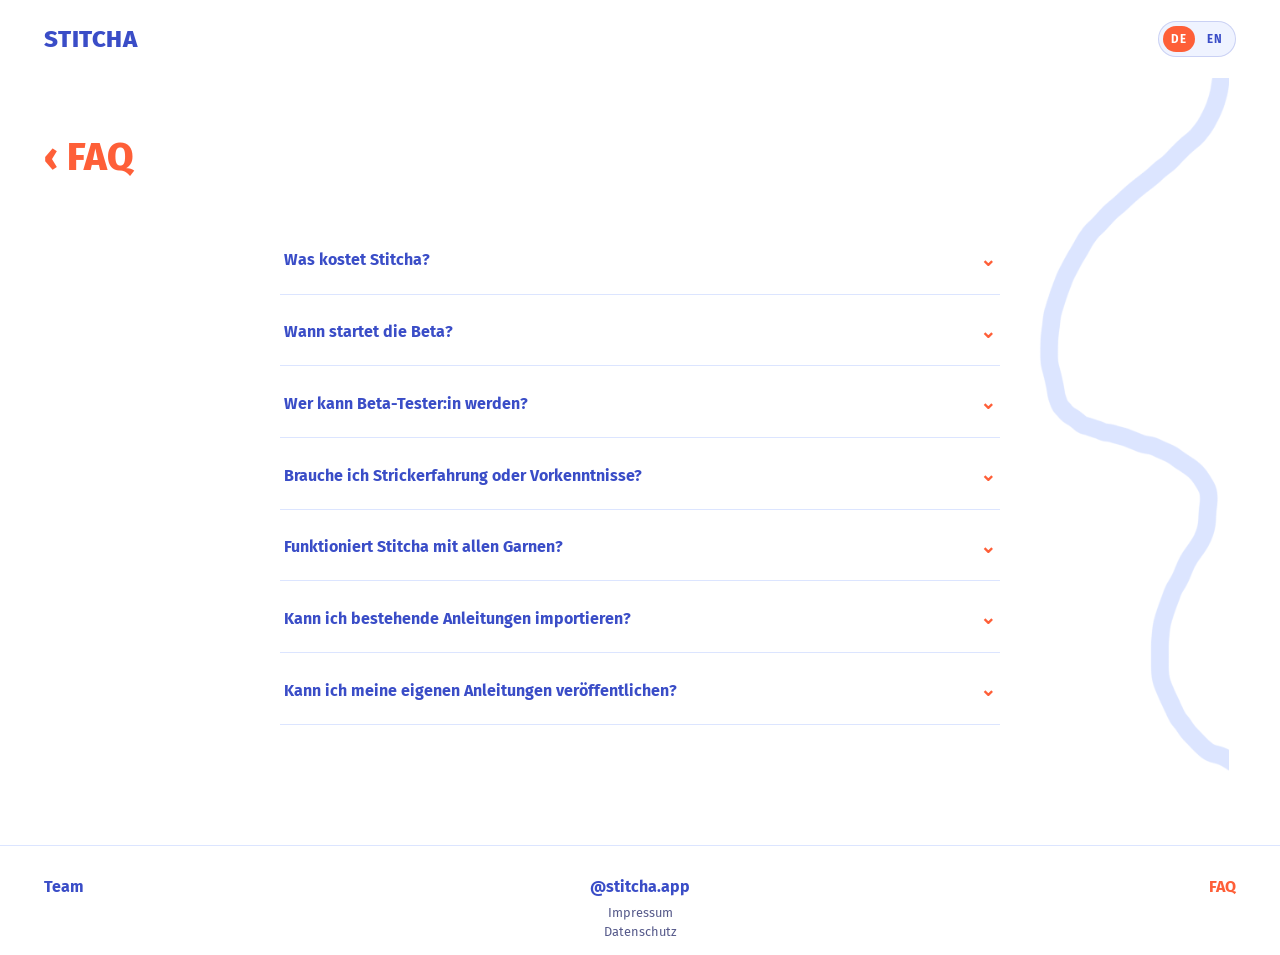
<file: faq.html>
<!DOCTYPE html>
<html lang="de">
<head>
<meta charset="UTF-8">
<meta name="viewport" content="width=device-width, initial-scale=1.0">
<title>FAQ – Stitcha</title>
<meta name="description" content="Häufig gestellte Fragen zu Stitcha.">
<link rel="icon" href="data:image/svg+xml,<svg xmlns=%22http://www.w3.org/2000/svg%22 viewBox=%220 0 100 100%22><text y=%22.9em%22 font-size=%2290%22>🧶</text></svg>">
<link rel="preconnect" href="https://fonts.googleapis.com">
<link rel="preconnect" href="https://fonts.gstatic.com" crossorigin>
<link href="https://fonts.googleapis.com/css2?family=Fira+Sans:wght@400;500;600;700;800&family=Fira+Sans+Condensed:wght@700;800&family=Inter:wght@400;500;600&display=swap" rel="stylesheet">
<link rel="stylesheet" href="styles.css">
</head>
<body data-title-key="faq-doctitle">

<header class="site-header plain-header">
  <div class="container header-inner">
    <a href="index.html" class="logo">STITCHA</a>
    <div class="header-actions">
      <div class="lang-switch" aria-label="Sprache wechseln">
        <button class="lang-option active" type="button" data-lang="de" aria-pressed="true">DE</button>
        <button class="lang-option" type="button" data-lang="en" aria-pressed="false">EN</button>
      </div>
    </div>
  </div>
</header>

<main>
  <section class="faq-page">
    <div class="container">
      <h1 class="page-title"><a href="index.html" class="back-arrow"><span aria-hidden="true">&lsaquo;</span> <span data-i18n="faq-title">FAQ</span></a></h1>
      <div class="faq-list">
        <details>
          <summary data-i18n="faq-q-1">Was kostet Stitcha?</summary>
          <p data-i18n="faq-a-1">Stitcha bleibt für Stricker:innen kostenlos. Für Designer:innen können künftig kostenpflichtige Funktionen hinzukommen – die Nutzung als Stricker:in bleibt jedoch kostenlos.</p>
        </details>
        <details>
          <summary data-i18n="faq-q-2">Wann startet die Beta?</summary>
          <p data-i18n="faq-a-2">Wir arbeiten aktuell an Stitcha und planen den Start unserer ersten Beta Anfang 2027. Melde dich auf der Warteliste an, um zu den Ersten zu gehören.</p>
          <a href="https://1622fa1c.sibforms.com/v2/serve/[base64]" class="btn btn-outline faq-beta-btn" target="_blank" rel="noopener" data-i18n="nav-beta">Werde Beta-Tester:in</a>
        </details>
        <details>
          <summary data-i18n="faq-q-3">Wer kann Beta-Tester:in werden?</summary>
          <p data-i18n="faq-a-3">Alle! Egal, ob du gerade erst mit dem Stricken beginnst, schon viele Jahre strickst oder eigene Anleitungen entwirfst – wir freuen uns über jedes Feedback.</p>
          <a href="https://1622fa1c.sibforms.com/v2/serve/[base64]" class="btn btn-outline faq-beta-btn" target="_blank" rel="noopener" data-i18n="nav-beta">Werde Beta-Tester:in</a>
        </details>
        <details>
          <summary data-i18n="faq-q-4">Brauche ich Strickerfahrung oder Vorkenntnisse?</summary>
          <p data-i18n="faq-a-4">Nein. Stitcha unterstützt sowohl Einsteiger:innen als auch erfahrene Stricker:innen – vom ersten Schal bis zum selbst entworfenen Pullover.</p>
        </details>
        <details>
          <summary data-i18n="faq-q-5">Funktioniert Stitcha mit allen Garnen?</summary>
          <p data-i18n="faq-a-5">Ja! Stitcha ist unabhängig von bestimmten Garnmarken und soll dir die Freiheit geben, mit deinem Lieblingsgarn zu stricken.</p>
        </details>
        <details>
          <summary data-i18n="faq-q-6">Kann ich bestehende Anleitungen importieren?</summary>
          <p data-i18n="faq-a-6">Wir arbeiten daran. Der Import bestehender PDF-Anleitungen ist für einen späteren Zeitpunkt geplant, da wir sicherstellen möchten, dass alle Inhalte zuverlässig und korrekt in das Stitcha-Format übertragen werden.</p>
        </details>
        <details>
          <summary data-i18n="faq-q-7">Kann ich meine eigenen Anleitungen veröffentlichen?</summary>
          <p data-i18n="faq-a-7">Ja! Stitcha wird Designer:innen die Möglichkeit bieten, eigene interaktive Anleitungen zu veröffentlichen, zu verwalten und zu verkaufen.</p>
        </details>
      </div>
    </div>
  </section>
</main>

<footer class="site-footer">
  <div class="container footer-inner">
    <a href="team.html" class="footer-team" data-i18n="nav-team">Team</a>
    <a href="https://www.instagram.com/stitcha.app/" class="footer-handle" target="_blank" rel="noopener">@stitcha.app</a>
    <a href="faq.html" class="footer-faq" aria-current="page" data-i18n="nav-faq">FAQ</a>
    <a href="impressum.html" class="footer-imprint" data-i18n="nav-imprint">Impressum</a>
    <a href="datenschutz.html" class="footer-privacy" data-i18n="nav-privacy">Datenschutz</a>
  </div>
</footer>

<script src="script.js"></script>
</body>
</html>
</file>
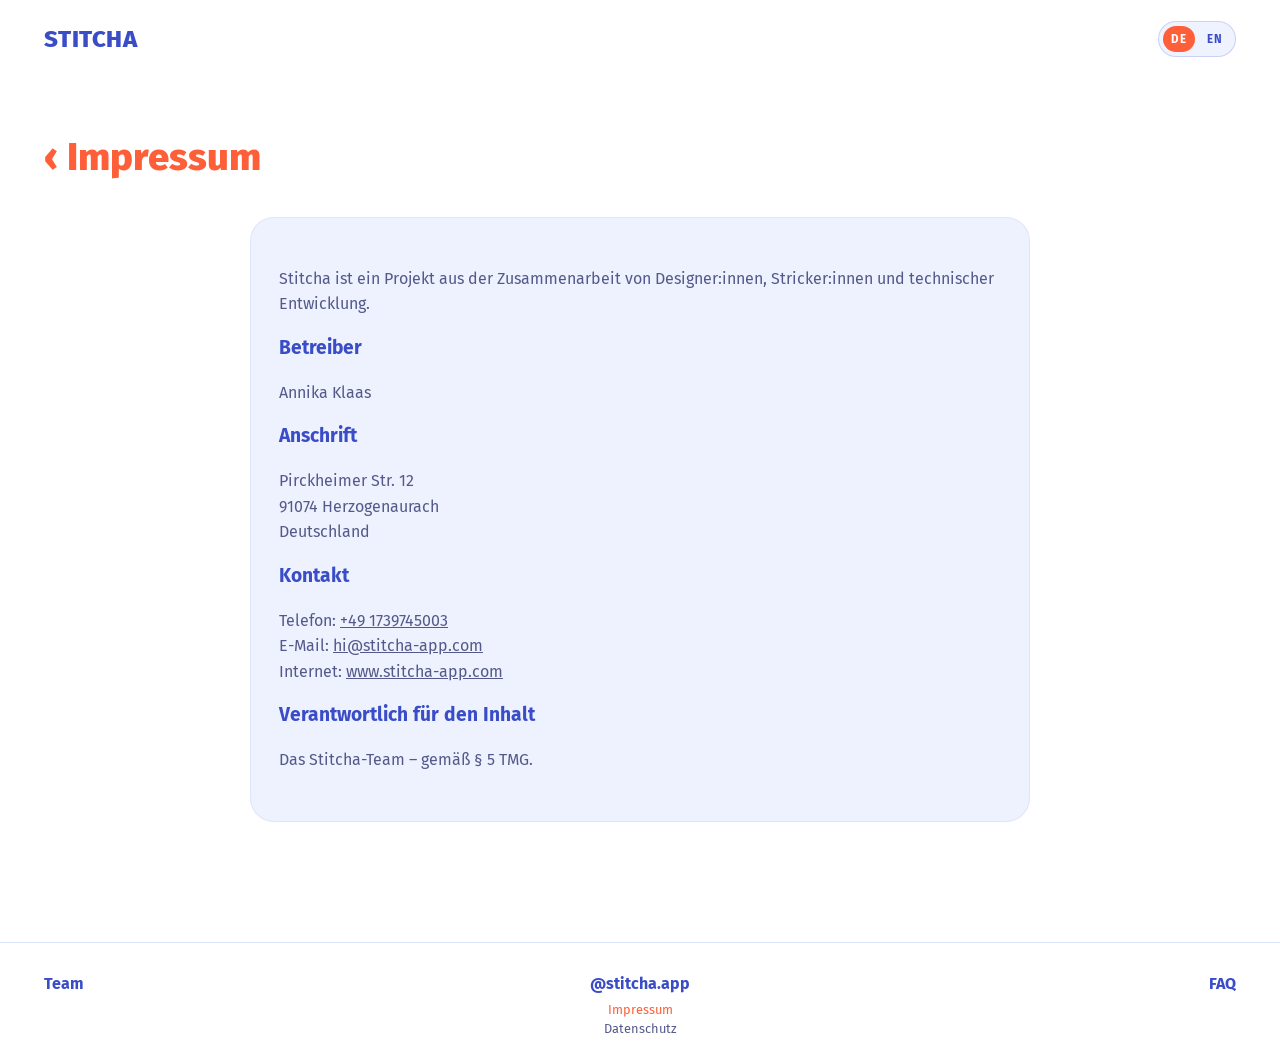
<file: impressum.html>
<!DOCTYPE html>
<html lang="de">
<head>
<meta charset="UTF-8">
<meta name="viewport" content="width=device-width, initial-scale=1.0">
<title>Impressum – Stitcha</title>
<meta name="description" content="Impressum von Stitcha.">
<link rel="icon" href="data:image/svg+xml,<svg xmlns=%22http://www.w3.org/2000/svg%22 viewBox=%220 0 100 100%22><text y=%22.9em%22 font-size=%2290%22>🧶</text></svg>">
<link rel="preconnect" href="https://fonts.googleapis.com">
<link rel="preconnect" href="https://fonts.gstatic.com" crossorigin>
<link href="https://fonts.googleapis.com/css2?family=Fira+Sans:wght@400;500;600;700;800&family=Fira+Sans+Condensed:wght@700;800&family=Inter:wght@400;500;600&display=swap" rel="stylesheet">
<link rel="stylesheet" href="styles.css">
</head>
<body data-title-key="imprint-doctitle">

<header class="site-header plain-header">
  <div class="container header-inner">
    <a href="index.html" class="logo">STITCHA</a>
    <div class="header-actions">
      <div class="lang-switch" aria-label="Sprache wechseln">
        <button class="lang-option active" type="button" data-lang="de" aria-pressed="true">DE</button>
        <button class="lang-option" type="button" data-lang="en" aria-pressed="false">EN</button>
      </div>
    </div>
  </div>
</header>

<main>
  <section class="imprint-page">
    <div class="container">
      <h1 class="page-title"><a href="index.html" class="back-arrow"><span aria-hidden="true">&lsaquo;</span> <span data-i18n="imprint-title">Impressum</span></a></h1>
      <div class="imprint-card">
        <p data-i18n="imprint-lead">Stitcha ist ein Projekt aus der Zusammenarbeit von Designer:innen, Stricker:innen und technischer Entwicklung.</p>

        <h2 data-i18n="imprint-owner">Betreiber</h2>
        <p data-i18n="imprint-owner-value">Annika Klaas</p>

        <h2 data-i18n="imprint-address">Anschrift</h2>
        <p data-i18n="imprint-address-value" data-i18n-html="true">Pirckheimer Str. 12<br>91074 Herzogenaurach<br>Deutschland</p>

        <h2 data-i18n="imprint-contact">Kontakt</h2>
        <p>
          <span data-i18n="imprint-phone-label">Telefon:</span> <a href="tel:+491739745003">+49 1739745003</a><br>
          <span data-i18n="imprint-email-label">E-Mail:</span> <a href="mailto:hi@stitcha-app.com">hi@stitcha-app.com</a><br>
          <span data-i18n="imprint-website-label">Internet:</span> <a href="https://www.stitcha-app.com" target="_blank" rel="noopener">www.stitcha-app.com</a>
        </p>

        <h2 data-i18n="imprint-legal">Verantwortlich für den Inhalt</h2>
        <p data-i18n="imprint-legal-value">Das Stitcha-Team – gemäß § 5 TMG.</p>
      </div>
    </div>
  </section>
</main>

<footer class="site-footer">
  <div class="container footer-inner">
    <a href="team.html" class="footer-team" data-i18n="nav-team">Team</a>
    <a href="https://www.instagram.com/stitcha.app/" class="footer-handle" target="_blank" rel="noopener">@stitcha.app</a>
    <a href="faq.html" class="footer-faq" data-i18n="nav-faq">FAQ</a>
    <a href="impressum.html" class="footer-imprint" aria-current="page" data-i18n="nav-imprint">Impressum</a>
    <a href="datenschutz.html" class="footer-privacy" data-i18n="nav-privacy">Datenschutz</a>
  </div>
</footer>

<script src="script.js"></script>
</body>
</html>
</file>
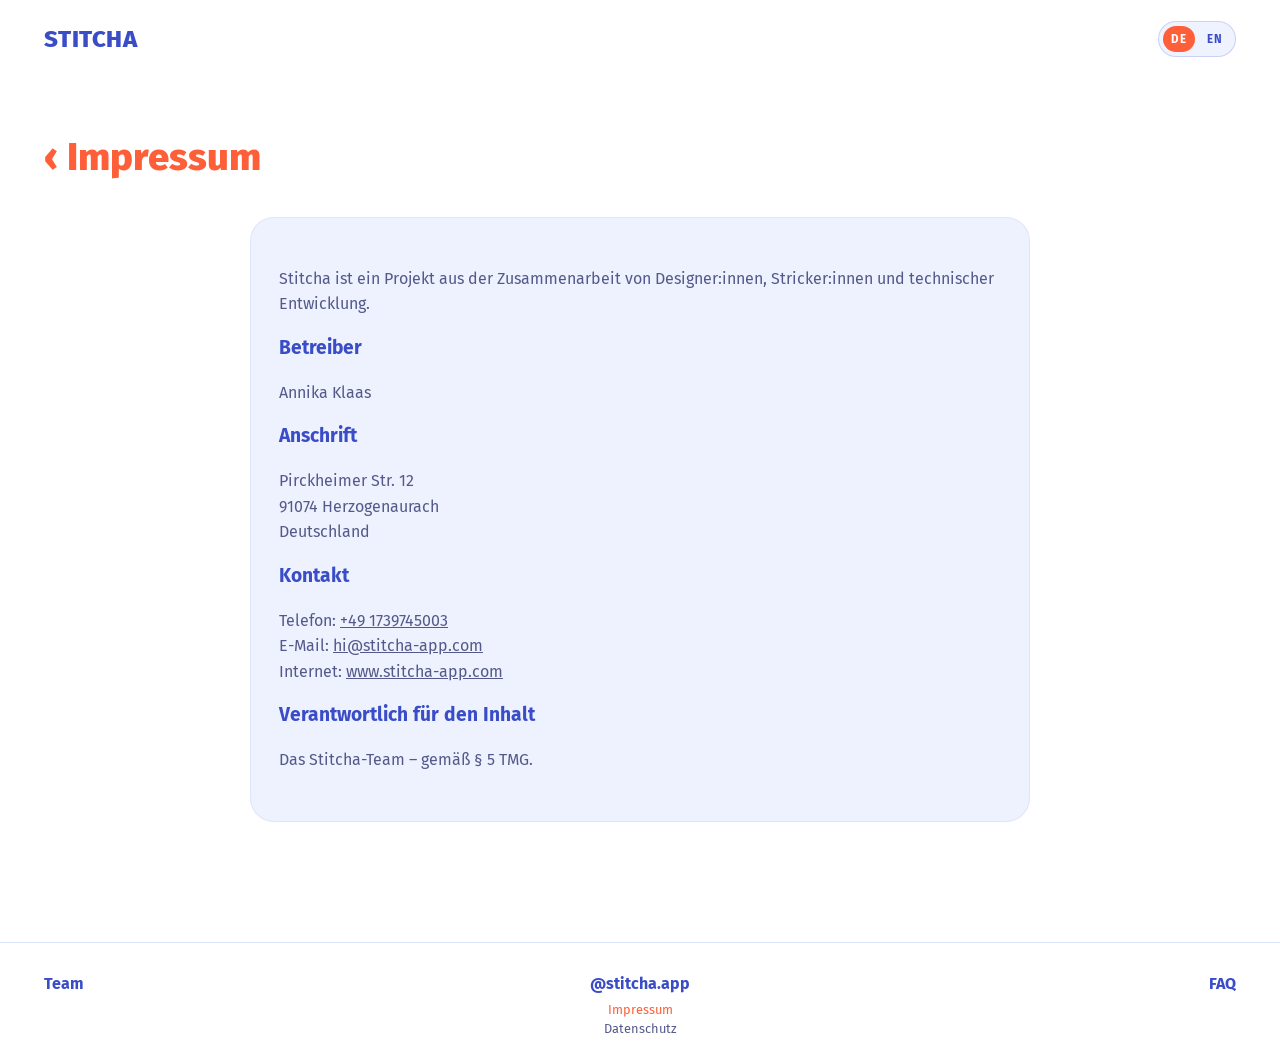
<file: imprint.html>
<!DOCTYPE html>
<html lang="de">
<head>
<meta charset="UTF-8">
<title>Impressum – Stitcha</title>
<meta name="robots" content="noindex">
<link rel="canonical" href="https://www.stitcha-app.de/impressum.html">
<meta http-equiv="refresh" content="0; url=impressum.html">
<script>location.replace('impressum.html' + location.search + location.hash);</script>
</head>
<body>
<p><a href="impressum.html">Weiter zum Impressum</a></p>
</body>
</html>
</file>
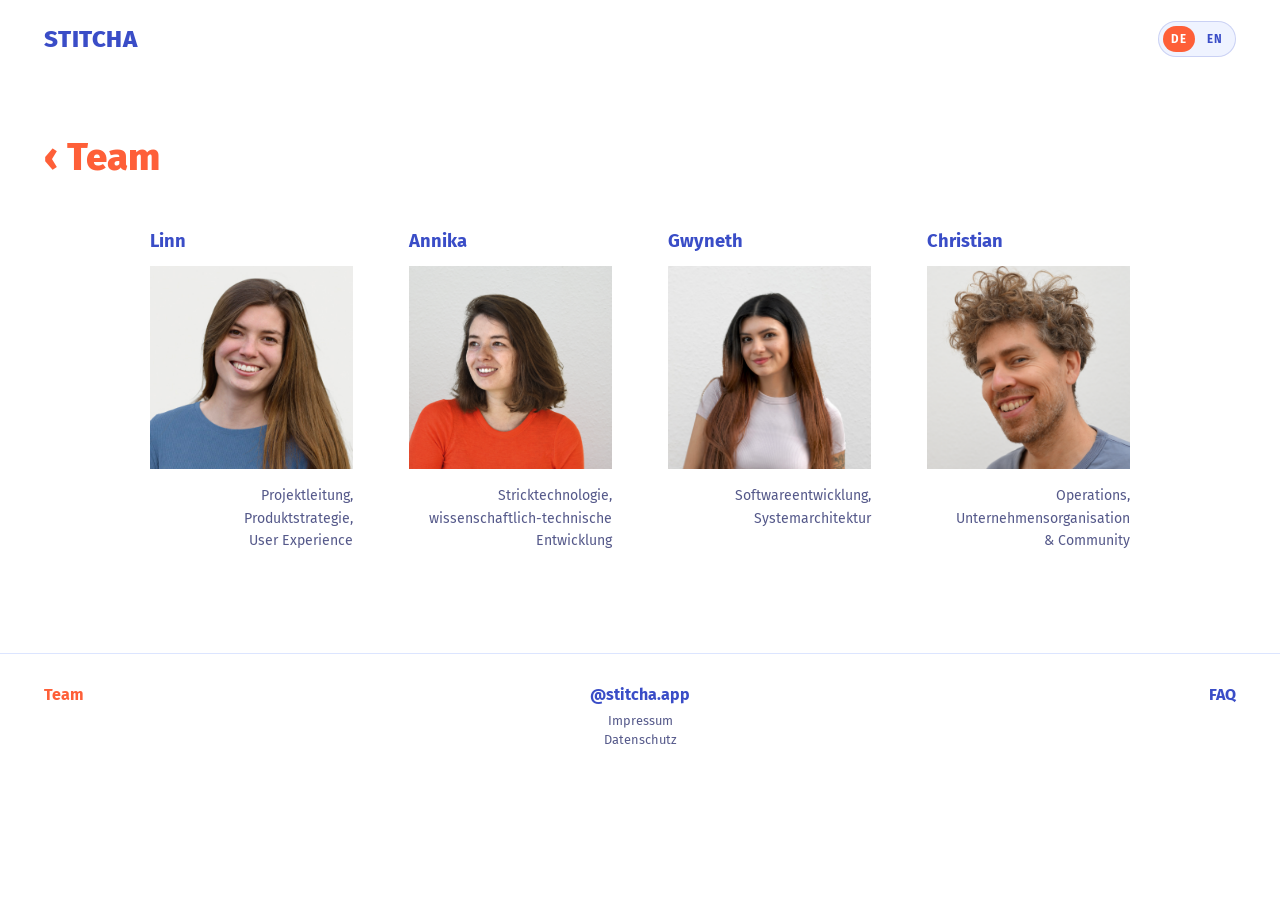
<file: team.html>
<!DOCTYPE html>
<html lang="de">
<head>
<meta charset="UTF-8">
<meta name="viewport" content="width=device-width, initial-scale=1.0">
<title>Team – Stitcha</title>
<meta name="description" content="Das Team hinter Stitcha.">
<link rel="icon" href="data:image/svg+xml,<svg xmlns=%22http://www.w3.org/2000/svg%22 viewBox=%220 0 100 100%22><text y=%22.9em%22 font-size=%2290%22>🧶</text></svg>">
<link rel="preconnect" href="https://fonts.googleapis.com">
<link rel="preconnect" href="https://fonts.gstatic.com" crossorigin>
<link href="https://fonts.googleapis.com/css2?family=Fira+Sans:wght@400;500;600;700;800&family=Fira+Sans+Condensed:wght@700;800&family=Inter:wght@400;500;600&display=swap" rel="stylesheet">
<link rel="stylesheet" href="styles.css">
</head>
<body data-title-key="team-doctitle">

<header class="site-header plain-header">
  <div class="container header-inner">
    <a href="index.html" class="logo">STITCHA</a>
    <div class="header-actions">
      <div class="lang-switch" aria-label="Sprache wechseln">
        <button class="lang-option active" type="button" data-lang="de" aria-pressed="true">DE</button>
        <button class="lang-option" type="button" data-lang="en" aria-pressed="false">EN</button>
      </div>
    </div>
  </div>
</header>

<main>
  <section class="team-page">
    <div class="container">
      <h1 class="page-title"><a href="index.html" class="back-arrow"><span aria-hidden="true">&lsaquo;</span> <span data-i18n="team-title">Team</span></a></h1>
      <p class="team-intro" data-i18n="team-intro">Wir sind ein kleines Team aus Strickerinnen, Entwicklern und Designerinnen, das Stitcha mit Herzblut aufbaut. Lernt uns hier ein bisschen kennen.</p>
      <div class="team-grid">
        <article class="team-card">
          <h3>Linn</h3>
          <img class="team-photo team-photo--linn" src="assets/team/LinnPortraitNeu.jpeg" alt="Linn">
          <p data-i18n="team-role-linn" data-i18n-html="true">Projektleitung, Produktstrategie,<br>User Experience</p>
        </article>
        <article class="team-card">
          <h3>Annika</h3>
          <img class="team-photo team-photo--annika" src="assets/team/Annika Klaas (1).png" alt="Annika">
          <p data-i18n="team-role-annika" data-i18n-html="true">Stricktechnologie,<br>wissenschaftlich-technische Entwicklung</p>
        </article>
        <article class="team-card">
          <h3>Gwyneth</h3>
          <img class="team-photo team-photo--gwyneth" src="assets/team/GwynethPortraitNeu.jpg" alt="Gwyneth">
          <p data-i18n="team-role-gwyneth" data-i18n-html="true">Softwareentwicklung,<br>Systemarchitektur</p>
        </article>
        <article class="team-card">
          <h3>Christian</h3>
          <img class="team-photo team-photo--derman" src="assets/team/Christian Schüle.jpg" alt="Christian">
          <p data-i18n="team-role-christian" data-i18n-html="true">Operations, Unternehmensorganisation<br>&amp; Community</p>
        </article>
      </div>
    </div>
  </section>
</main>

<footer class="site-footer">
  <div class="container footer-inner">
    <a href="team.html" class="footer-team" aria-current="page" data-i18n="nav-team">Team</a>
    <a href="https://www.instagram.com/stitcha.app/" class="footer-handle" target="_blank" rel="noopener">@stitcha.app</a>
    <a href="faq.html" class="footer-faq" data-i18n="nav-faq">FAQ</a>
    <a href="impressum.html" class="footer-imprint" data-i18n="nav-imprint">Impressum</a>
    <a href="datenschutz.html" class="footer-privacy" data-i18n="nav-privacy">Datenschutz</a>
  </div>
</footer>

<script src="script.js"></script>
</body>
</html>
</file>
<file: styles.css>
:root {
  --color-blue: #3a4dc7;
  --color-blue-dark: #2a3899;
  --color-blue-mid: #7c8ce0;
  --color-orange: #fe5f38;
  --color-lavender: #dce5ff;
  --color-lavender-soft: #eef2ff;
  --color-text: #1c2340;
  --color-text-muted: #55598a;
  --color-white: #ffffff;
  --font-display: "Fira Sans", sans-serif;
  --font-body: "Fira Sans", -apple-system, BlinkMacSystemFont, sans-serif;
  --max-width: 1240px;
}

* { box-sizing: border-box; }

html { scroll-behavior: smooth; }

body {
  margin: 0;
  background: var(--color-white);
  color: var(--color-text);
  font-family: var(--font-body);
  line-height: 1.6;
  -webkit-font-smoothing: antialiased;
  overflow-x: hidden;
}

img { max-width: 100%; display: block; }

.container {
  max-width: var(--max-width);
  margin: 0 auto;
  padding: 0 24px;
  position: relative;
}

h1, h2, h3 {
  font-family: var(--font-display);
  margin: 0 0 0.5em;
  color: var(--color-text);
}

a { color: inherit; }

/* Header */
.site-header {
  padding: 20px 0;
  background: var(--color-white);
}
.site-header.on-blue {
  background: var(--color-blue);
  position: absolute;
  top: 0;
  left: 0;
  right: 0;
  z-index: 10;
}
.site-header.on-blue.static-header {
  position: static;
}

.header-inner {
  display: flex;
  align-items: center;
  justify-content: space-between;
  gap: 20px;
}

.header-actions {
  display: flex;
  align-items: center;
  gap: 12px;
}

.lang-switch {
  display: inline-flex;
  align-items: center;
  gap: 4px;
  padding: 4px;
  border-radius: 999px;
  border: 1px solid rgba(58, 77, 199, 0.2);
  background: rgba(220, 229, 255, 0.45);
}
.on-blue .lang-switch {
  border-color: rgba(255, 255, 255, 0.35);
  background: rgba(255, 255, 255, 0.08);
}
.lang-option {
  border: 0;
  background: transparent;
  border-radius: 999px;
  color: var(--color-blue);
  font-family: var(--font-display);
  font-weight: 700;
  font-size: 0.72rem;
  letter-spacing: 0.08em;
  padding: 0.5em 0.7em;
  cursor: pointer;
  transition: all 0.2s ease;
}
.on-blue .lang-option { color: var(--color-white); }
.lang-option.active {
  background: var(--color-orange);
  color: var(--color-white);
}

.logo {
  font-family: var(--font-display);
  font-weight: 800;
  font-size: 1.5rem;
  letter-spacing: 0.02em;
  text-decoration: none;
  color: var(--color-orange);
}
.on-blue .logo { color: var(--color-white); }

.main-nav {
  display: flex;
  gap: 28px;
  flex: 1;
  justify-content: center;
}
.main-nav a {
  text-decoration: none;
  font-weight: 600;
  font-family: var(--font-display);
  color: var(--color-blue);
}
.on-blue .main-nav a { color: var(--color-white); }
.main-nav a[aria-current="page"] { color: var(--color-orange); }

@media (max-width: 900px) {
  .site-header {
    padding: 18px 0;
    background: var(--color-blue);
  }
  .site-header.on-blue {
    position: static;
    background: var(--color-blue);
  }
  .header-inner {
    gap: 10px;
    background: var(--color-blue);
  }
  .logo {
    font-size: 1.15rem;
  }
  .on-blue .logo {
    color: var(--color-white);
  }
  .header-actions {
    display: flex;
    align-items: center;
    justify-content: flex-end;
    gap: 6px;
    margin-left: auto;
    flex: 1;
  }
  .main-nav {
    display: none;
  }
  .btn-nav {
    padding: 0.6em 0.8em;
    font-size: 0.68rem;
    line-height: 1.2;
    white-space: nowrap;
  }
  .on-blue .btn-outline-light {
    border-color: var(--color-white);
    color: var(--color-white);
  }
  .hero {
    padding-top: 0;
    background: transparent;
  }
  .hero::before {
    display: none;
  }
  .hero-claim {
    display: none;
  }
  .hero-visual-mobile {
    margin-top: 0;
  }
  .site-header.on-blue:not(.static-header) {
    position: absolute;
    top: 16px;
    left: 0;
    right: 0;
    z-index: 3;
    background: transparent;
    padding: 0;
  }
  .site-header.on-blue:not(.static-header) .header-inner {
    background: transparent;
    justify-content: flex-start;
  }
  .site-header.on-blue:not(.static-header) .logo {
    display: none;
  }
  .site-header.on-blue:not(.static-header) .header-actions {
    /* line up with the left edge of the hero tagline */
    margin-left: calc(10.3vw - 24px);
    margin-right: auto;
    flex: 0 0 auto;
  }
  .site-header.on-blue:not(.static-header) .btn-nav-home {
    display: none;
  }
  .site-header.on-blue:not(.static-header) .lang-switch {
    border-color: rgba(255, 255, 255, 0.35);
    background: rgba(255, 255, 255, 0.08);
  }
}

.btn {
  display: inline-flex;
  align-items: center;
  gap: 8px;
  padding: 0.7em 1.4em;
  border-radius: 999px;
  font-family: var(--font-display);
  font-weight: 700;
  font-size: 0.95rem;
  text-decoration: none;
  border: 2px solid transparent;
  white-space: nowrap;
}
.btn-outline {
  border-color: var(--color-blue);
  color: var(--color-blue);
}
.btn-outline-light {
  border-color: var(--color-white);
  color: var(--color-white);
}
.btn:hover { background: var(--color-orange); border-color: var(--color-orange); color: var(--color-white); }

/* Hero */
.hero {
  position: relative;
  padding: 130px 0 0;
  background: var(--color-blue);
}
.hero .container {
  position: relative;
  z-index: 1;
}
.hero-claim {
  color: var(--color-white);
  font-family: var(--font-display);
  font-weight: 700;
  font-size: clamp(1.3rem, 2.2vw + 0.8rem, 2rem);
  text-align: right;
  max-width: 640px;
  margin: 0 0 24px auto;
  line-height: 1.35;
}
.hero-illustration {
  width: 100%;
  display: block;
  margin-top: 40px;
}

@media (min-width: 901px) {
  .hero-illustration {
    width: 100vw;
    max-width: 100vw;
    margin-left: calc(50% - 50vw);
    margin-right: calc(50% - 50vw);
  }
}

.hero-visual-mobile { display: none; }
.hero-beta-btn { display: none; }
.hero-figma { display: none; }
.figma-screens { display: none; }

@media (min-width: 901px) {
  .hero {
    padding: max(0px, calc(100px - 5.9vw)) 0 0;
    background: #2548AE;
  }
  .hero .hero-claim,
  .hero .hero-illustration { display: none; }
  .hero-figma {
    display: block;
    width: 100vw;
    max-width: 100vw;
    height: auto;
    margin-left: calc(50% - 50vw);
    margin-right: calc(50% - 50vw);
  }
  :root[lang="en"] .hero-figma.lang-de-only,
  :root:not([lang="en"]) .hero-figma.lang-en-only { display: none; }
  /* Tagline window: top 230 of 1108 units of the full hero (only the slogan on blue) */
  .hero-figma-tagline {
    width: 100vw;
    margin-left: calc(50% - 50vw);
    height: 15.972vw;
    overflow: hidden;
  }
  .hero-figma-tagline .hero-figma { margin: 0; }
  /* Graphic-only export (715 units), pulled up so STITCHA sits higher */
  .hero-figma-graphic { margin-top: 0; }
  /* Blue stops 87 units above the graphic's bottom (as in the design) so the thread pokes out */
  .hero {
    background: linear-gradient(#2548AE, #2548AE) top / 100% calc(100% - 6.049vw) no-repeat;
  }
  .site-header.on-blue:not(.static-header) { background: transparent; }
  .hero { position: relative; z-index: 1; }

  .figma-screens {
    display: block;
    position: relative;
    width: 100vw;
    margin-left: calc(50% - 50vw);
    /* screens y=1108 units lands 30 units below the hero */
    margin-top: calc(-76.944vw + 2.083vw);
    overflow: hidden;
    z-index: 0;
  }
  .figma-screens-img { position: relative; display: block; width: 100%; height: auto; }
  /* Light-blue band behind the "Für alle" screen (screen 3 of the 1020.89-unit grid) */
  .figma-bg-audience { position: absolute; left: 0; width: 100%; top: 141.79vw; height: 70.895vw; background: #F3F6FF; }
  :root[lang="en"] .figma-screens-img.lang-de-only,
  :root:not([lang="en"]) .figma-screens-img.lang-en-only { display: none; }
  .figma-gif {
    position: absolute;
    height: auto;
    max-width: none;
    pointer-events: none;
  }
  .figma-gif-mirror { transform: scaleX(-1); }
  .figma-beta-link {
    position: absolute;
    left: 38%;
    width: 24%;
    top: 89.2%;
    height: 1.6%;
    color: transparent;
    font-size: 0;
    z-index: 2;
  }

  .desktop-thread-wrap .features,
  .desktop-thread-wrap .audience,
  .desktop-thread-wrap .coming-soon,
  .site-thread-full { display: none !important; }
}

@media (max-width: 900px) {
  .hero::before {
    display: none;
  }
  .hero {
    background: transparent;
    padding: 0;
  }
  .hero .container {
    padding: 0;
  }
  .hero-claim {
    display: block;
    position: absolute;
    top: 92px;
    left: 28px;
    right: auto;
    width: 44vw;
    z-index: 2;
    text-align: left;
    font-size: 1rem;
    line-height: 1.35;
    max-width: none;
    margin: 0;
  }
  .hero-beta-btn {
    display: inline-flex;
    position: absolute;
    top: 400px;
    left: 28px;
    z-index: 2;
    font-size: 0.85rem;
    padding: 0.6em 1.1em;
  }
  .hero-visual-desktop { display: none; }
  .hero-visual-mobile {
    display: block;
    position: relative;
    width: 100vw;
    height: 195vw;
    margin: 0 calc(50% - 50vw);
    overflow: hidden;
    background-image:
      url("assets/backgrounds/hero-mobile-bg.png"),
      linear-gradient(to bottom, var(--color-blue) 92%, transparent 92%);
    background-repeat: no-repeat, no-repeat;
    background-position: top center, top center;
    background-size: 100% auto, 100% 100%;
  }
}

/* Features */
.features {
  padding: 90px 0 60px;
  background: var(--color-white);
  position: relative;
}
.features .container { z-index: 1; }
.features h2 {
  color: var(--color-orange);
  font-size: clamp(1.6rem, 2vw + 1rem, 2.2rem);
  font-weight: 700;
  position: relative;
  z-index: 2;
}

.feature-scatter {
  display: grid;
  grid-template-columns: repeat(3, 1fr);
  gap: 40px 24px;
  margin-top: 60px;
  position: relative;
}
.feature-item {
  display: flex;
  flex-direction: column;
  align-items: center;
  text-align: center;
  gap: 10px;
}
.feature-item img {
  width: 110px;
  height: 110px;
  object-fit: contain;
}
.feature-item p {
  color: var(--color-orange);
  font-family: var(--font-display);
  font-weight: 700;
  font-size: 1rem;
  margin: 0;
}
.pos-1 { transform: translateY(10px); }
.pos-3 { transform: translateY(-10px); }
.pos-4 { transform: translateY(20px); }
.pos-6 { transform: translateY(-6px); }

@media (max-width: 760px) {
  .feature-scatter { grid-template-columns: repeat(2, 1fr); }
  .feature-item img { width: 90px; height: 90px; }
  .pos-1, .pos-3, .pos-4, .pos-6 { transform: none; }
}
.feature-path-mobile { display: none; }
.site-thread-full { display: none; }
.mobile-thread-wrap { position: static; }

@media (min-width: 901px) {
  .features { background: transparent; }
  .features .container { z-index: 2; }
  .desktop-thread-wrap { position: relative; overflow: hidden; }
  .site-thread-full {
    display: block;
    position: absolute;
    top: 186px;
    left: 50%;
    transform: translateX(-50%);
    width: 100vw;
    height: auto;
    z-index: 1;
    pointer-events: none;
  }
  .feature-scatter {
    display: block;
    position: relative;
    aspect-ratio: 1800 / 1000;
    margin-top: 40px;
    width: 100vw;
    max-width: 100vw;
    margin-left: calc(50% - 50vw);
    margin-right: calc(50% - 50vw);
  }
  .feature-item {
    position: absolute;
    width: 18%;
    transform: translate(-50%, -50%);
    z-index: 1;
  }
  .feature-item img {
    width: 100%;
    height: auto;
    aspect-ratio: 1;
  }
  .pos-1 { left: 13%; top: 24%; }
  .pos-2 { left: 60%; top: 23%; }
  .pos-3 { left: 40%; top: 56%; }
  .pos-4 { left: 16%; top: 72%; }
  .pos-5 { left: 88%; top: 33%; }
  .pos-6 { left: 74%; top: 70%; }
}

@media (max-width: 900px) {
  .features { padding-top: 0; padding-bottom: 0; }
  .features h2 {
    margin: 0;
    position: absolute;
    top: 14px;
    left: 24px;
    right: 24px;
    z-index: 2;
  }
  .feature-scatter { display: none; }

  .feature-path-mobile {
    display: block;
    position: relative;
    width: 100vw;
    margin: 0 calc(50% - 50vw) 0;
    height: 192vw;
    background: url("assets/backgrounds/hero-mobile-bg.png") no-repeat center -195vw / 100vw auto;
  }
  .path-stop {
    position: absolute;
    transform: translateX(-50%);
    text-align: center;
    width: 148px;
    z-index: 1;
  }
  .path-stop-narrow { width: 132px; }
  .path-pond {
    position: absolute;
    left: 50%;
    top: 0;
    transform: translate(-50%, -50%);
    width: 144px;
    height: 144px;
    display: flex;
    align-items: center;
    justify-content: center;
  }
  .path-pond img {
    width: 110px;
    height: 110px;
    object-fit: contain;
  }
  .path-stop p {
    position: absolute;
    left: 50%;
    top: 42px;
    transform: translateX(-50%);
    width: 100%;
    color: var(--color-orange);
    font-family: var(--font-display);
    font-weight: 700;
    font-size: 0.85rem;
    line-height: 1.25;
    margin: 0;
  }
}

/* Audience */
.audience {
  background: var(--color-white);
  padding: 90px 0 70px;
  position: relative;
  overflow: hidden;
}
.audience h2 {
  color: var(--color-orange);
  font-size: clamp(1.6rem, 2vw + 1rem, 2.2rem);
  position: relative;
  z-index: 1;
}
.audience-inner { text-align: center; }

.audience-circles {
  display: flex;
  justify-content: center;
  align-items: center;
  gap: -60px;
  flex-wrap: wrap;
  margin-top: 40px;
  position: relative;
  z-index: 1;
}
.circle {
  width: min(420px, 88vw);
  aspect-ratio: 1;
  border-radius: 50%;
  display: flex;
  flex-direction: column;
  align-items: center;
  justify-content: center;
  padding: 40px;
  color: var(--color-white);
  text-align: center;
}
.circle-designer {
  background: var(--color-blue-dark);
  margin-right: -70px;
  z-index: 1;
}
.circle-stricker {
  background: var(--color-blue-mid);
  z-index: 0;
}
.circle-label {
  font-family: var(--font-display);
  font-weight: 700;
  font-size: 1.25rem;
  margin-bottom: 14px;
  display: block;
}
.circle-label em { font-style: normal; font-weight: 500; opacity: 0.85; }
.circle ul {
  list-style: none;
  margin: 0;
  padding: 0;
  display: grid;
  gap: 8px;
  font-family: var(--font-display);
  font-weight: 600;
  font-size: 0.92rem;
}

@media (max-width: 900px) {
  .audience-circles { flex-direction: column; gap: 24px; }
  .circle-designer { margin-right: 0; margin-bottom: -40px; }
}

.audience-yarnball { display: none; }
.yarnball-extra { display: none; }

@media (min-width: 901px) {
  .audience-circles { display: none; }
  .audience-yarnball {
    display: block;
    position: relative;
    width: min(58vw, 820px);
    margin: 60px 2% 0 0;
    align-self: flex-end;
    z-index: 1;
  }
  .yarnball-figure {
    position: absolute;
    z-index: 2;
    pointer-events: none;
  }
  .yarnball-figure-designer {
    left: -9%;
    top: 30%;
    width: 13%;
    height: auto;
  }
  .yarnball-figure-stricker {
    right: 8%;
    top: -14%;
    width: 15%;
    height: auto;
  }
  .yarnball-img { width: 100%; height: auto; display: block; }
  .yarnball-curve {
    position: absolute;
    top: 0;
    left: 0;
    width: 100%;
    height: 100%;
    pointer-events: none;
  }
  .yarnball-curve text { font-family: var(--font-display); }
  .yarnball-list {
    position: absolute;
    list-style: none;
    margin: 0;
    padding: 0;
    display: grid;
    gap: 0.6em;
    font-family: var(--font-display);
    font-weight: 600;
    color: var(--color-text);
  }
  .yarnball-list-designer {
    left: 6%;
    top: 46%;
    width: 40%;
    text-align: center;
    color: var(--color-blue-dark);
    font-size: clamp(0.7rem, 0.9vw, 0.85rem);
  }
  .yarnball-list-stricker {
    right: 4%;
    top: 14%;
    width: 44%;
    text-align: center;
    color: var(--color-blue-dark);
    font-size: clamp(0.68rem, 0.85vw, 0.9rem);
  }
  .audience-inner {
    display: flex;
    flex-direction: column;
    align-items: center;
    text-align: left;
  }
  .audience-inner h2 { align-self: flex-start; }
  .scribble-sweater { display: none; }
  .audience-tail { display: none; }
  .yarnball-extra {
    display: block;
    position: absolute;
    right: -6%;
    top: 88%;
    width: 110px;
    text-align: left;
  }
  .yarnball-tail-desktop {
    color: var(--color-orange);
    font-family: var(--font-display);
    font-weight: 700;
    font-size: 1.2rem;
    margin: 0 0 8px;
  }
  .yarnball-swatch { width: 100%; height: auto; display: block; }
  .audience {
    background: var(--color-lavender-soft);
    padding-bottom: 100px;
    overflow: visible;
  }
}

.audience-mobile { display: none; }
.audience-thread-fill { display: none; }

@media (min-width: 901px) {
  .audience .container, .coming-soon .container { position: relative; z-index: 2; }
}

@media (max-width: 900px) {
  .audience {
    background: transparent;
    padding-top: 4px;
    padding-bottom: 60px;
    overflow: visible;
  }
  .mobile-thread-wrap {
    position: relative;
  }
  .audience-thread-fill {
    display: block;
    position: absolute;
    top: 0;
    left: 0;
    right: 0;
    bottom: 0;
    background: url("assets/backgrounds/hero-mobile-bg.png") no-repeat center -387vw / 100vw auto;
    z-index: 0;
    pointer-events: none;
    overflow: hidden;
  }
  .audience h2 {
    color: var(--color-blue);
    font-size: clamp(1.6rem, 2vw + 1rem, 2.2rem);
    font-weight: 700;
    text-align: left;
    margin-left: 0;
    position: relative;
    top: 0;
  }
  .audience-circles { display: none; }
  .audience-mobile {
    display: block;
    position: relative;
    z-index: 1;
    margin-top: 4px;
    max-width: 380px;
    margin-left: auto;
    margin-right: auto;
    top: 0;
  }
  .audience-row {
    display: flex;
    justify-content: center;
    align-items: flex-start;
    gap: 4px;
    position: relative;
    margin-bottom: 0;
    min-height: 175px;
    transform: translateX(-22px);
  }
  .audience-row .yarn-block {
    flex: 0 0 auto;
    margin-bottom: 0;
    position: relative;
    z-index: 1;
  }
  .yarn-block {
    position: relative;
    text-align: center;
  }
  .yarn-img-spacer {
    width: 150px;
    height: 78px;
    margin: 0 auto;
  }
  .curve-label {
    position: absolute;
    top: 4px;
    left: 50%;
    transform: translateX(-50%);
    width: 220px;
    pointer-events: none;
    z-index: 2;
  }
  .curve-label text {
    font-family: "Fira Sans Condensed", var(--font-display);
    font-size: 26px;
  }
  .tilt-list {
    list-style: none;
    margin: 0 auto;
    padding: 0;
    display: grid;
    gap: 8px;
    font-family: var(--font-display);
    font-weight: 700;
    font-size: 1.05rem;
    line-height: 1.18;
    color: var(--color-text);
    text-align: center;
    position: relative;
    z-index: 2;
    max-width: 290px;
  }
  .tilt-list + .tilt-list { margin-top: 16px; }
  .audience-row + .tilt-list { margin-top: 12px; }
  .tilt-list li {
    display: block;
    transform-origin: center;
    text-shadow: 0 0 0 rgba(0,0,0,0);
    letter-spacing: -0.02em;
  }
  .tilt-list li:nth-child(odd) { transform: rotate(-2deg); }
  .tilt-list li:nth-child(even) { transform: rotate(2deg); }

  .scribble-knitter {
    width: 170px;
    height: 150px;
    margin: 0 auto;
    overflow: visible;
    position: relative;
    z-index: 1;
  }
  .scribble-knitter img {
    position: absolute;
    inset: 0;
    width: 100%;
    height: 100%;
    object-fit: contain;
    transform: rotate(-16deg);
  }
  .yarn-block-stricker .curve-label {
    top: 118px;
    left: -22px;
    width: 220px;
    transform: translateX(0) rotate(-24deg);
  }
  .yarn-block-designer .curve-label {
    top: 64px;
    left: -36px;
    width: 215px;
    transform: translateX(0) rotate(24deg);
  }
  .audience-icon-visualisieren {
    position: absolute;
    top: -102px;
    right: 6px;
    width: 84px;
    height: auto;
    transform: rotate(8deg);
    z-index: 3;
  }
  .scribble-sweater {
    width: 150px;
    height: 212px;
    margin: 16px auto 0;
    overflow: hidden;
    position: relative;
    top: 8px;
  }
  .scribble-sweater img {
    position: absolute;
    inset: 0;
    width: 100%;
    height: 100%;
    object-fit: contain;
  }
}

.audience-tail {
  font-family: var(--font-display);
  font-weight: 700;
  color: var(--color-orange);
  font-size: 1.3rem;
  margin-top: 24px;
  position: relative;
  z-index: 1;
}

@media (max-width: 900px) {
  .audience-tail { top: 8px; }
}

/* Coming soon */
.coming-soon {
  padding: 100px 0 120px;
  text-align: center;
  background: var(--color-white);
  position: relative;
  overflow: hidden;
}
.coming-soon-thread { display: none; }
@media (max-width: 900px) {
  .coming-soon-thread {
    display: block;
    position: absolute;
    top: 0;
    right: -8vw;
    width: 52vw;
    max-width: none;
    height: auto;
    z-index: 0;
    pointer-events: none;
  }
  .coming-soon {
    position: relative;
    z-index: 2;
    margin-top: 0;
    padding-top: 190px;
    background: transparent;
    overflow: visible;
  }
  .coming-soon .container {
    position: relative;
    z-index: 1;
  }
}
@media (min-width: 901px) {
  .coming-soon {
    overflow: visible;
  }
  .coming-soon .container {
    position: relative;
    z-index: 1;
  }
}
.coming-soon h2 {
  color: var(--color-orange);
  font-size: clamp(2rem, 3vw + 1rem, 3rem);
  font-weight: 800;
  letter-spacing: 0.04em;
}
.beta-link {
  display: inline-block;
  margin-top: 20px;
  font-family: var(--font-display);
  font-weight: 700;
  color: var(--color-blue);
  text-decoration: none;
  font-size: 1.1rem;
}
.coming-soon-btn { margin-top: 20px; }
.faq-beta-btn { margin-top: 12px; display: inline-flex; }

@media (max-width: 900px) {
  .btn-nav-home { display: none; }
}
.beta-link:hover { color: var(--color-orange); }

/* Footer */
.site-footer {
  border-top: 1px solid var(--color-lavender);
  padding: 28px 0;
}
.footer-inner {
  display: grid;
  grid-template-columns: 1fr auto 1fr;
  align-items: center;
  column-gap: 16px;
  row-gap: 6px;
  font-family: var(--font-display);
  font-weight: 700;
  color: var(--color-blue);
}
.footer-inner a { text-decoration: none; }
.footer-inner a:hover { color: var(--color-orange); }
.footer-team { justify-self: start; }
.footer-handle { justify-self: center; }
.footer-faq { justify-self: end; }
.footer-imprint,
.footer-privacy {
  grid-column: 2;
  justify-self: center;
  font-family: var(--font-body, inherit);
  font-weight: 400;
  font-size: 0.8rem;
  color: var(--color-text-muted);
}

@media (max-width: 900px) {
  .site-footer {
    background: transparent;
    position: relative;
    z-index: 2;
  }
}

/* Team page */
.page-title { display: flex; align-items: center; gap: 0.15em; }
.back-arrow {
  color: inherit;
  text-decoration: none;
  font-weight: 800;
  line-height: 1;
}
.back-arrow:hover { opacity: 0.7; }

.team-page { padding: 60px 0 100px; }
.team-page h1,
.imprint-page h1,
.faq-page h1 {
  color: var(--color-orange);
  font-size: clamp(1.8rem, 2vw + 1.2rem, 2.4rem);
}
.team-intro { display: none; }
.team-grid {
  display: grid;
  grid-template-columns: repeat(4, 1fr);
  gap: 32px;
  margin-top: 50px;
}

@media (min-width: 901px) {
  .team-grid {
    max-width: 980px;
    gap: 56px;
    margin-left: auto;
    margin-right: auto;
  }
}
.team-card { text-align: left; }
.team-photo {
  width: 100%;
  aspect-ratio: 1;
  border-radius: 0;
  object-fit: cover;
  object-position: center;
  background: var(--color-lavender);
  margin-top: 10px;
  margin-bottom: 16px;
  display: block;
}
.team-photo--annika { object-position: center 18%; }
.team-photo--gwyneth { object-position: center; }
.team-photo--derman { object-position: center 28%; }
.team-photo--linn { object-position: center 20%; }
.team-photo.placeholder {
  display: flex;
  align-items: center;
  justify-content: center;
  font-family: var(--font-display);
  font-weight: 800;
  font-size: 2.5rem;
  color: var(--color-blue);
}
.team-card h3 {
  color: var(--color-blue);
  font-size: 1.15rem;
  margin-bottom: 6px;
}
.team-card p {
  color: var(--color-text-muted);
  font-size: 0.88rem;
  margin: 0;
  text-align: right;
}

@media (max-width: 860px) {
  .team-grid { grid-template-columns: repeat(2, 1fr); }
}
@media (max-width: 480px) {
  .team-grid { grid-template-columns: 1fr; gap: 56px; }
  .team-card {
    text-align: left;
    max-width: 220px;
    margin-left: auto;
    margin-right: auto;
  }
}
@media (max-width: 900px) {
  .team-page { padding: 40px 0 80px; }
}

/* FAQ page */
.faq-page {
  padding: 60px 0 120px;
  position: relative;
  overflow: hidden;
}
.faq-page::before {
  content: "";
  position: absolute;
  top: -40px;
  bottom: 0;
  right: 4%;
  width: 30%;
  max-width: 360px;
  background: url("assets/backgrounds/faq-thread.png") no-repeat center / 100% 100%;
  z-index: 0;
  pointer-events: none;
}
.faq-page .container { position: relative; z-index: 1; }

@media (max-width: 900px) {
  .faq-page::before {
    width: 100vw;
    max-width: none;
    right: calc(50% - 50vw);
    background: url("assets/backgrounds/faq-thread.png") no-repeat top right / contain;
  }
}

.faq-list {
  max-width: 720px;
  margin: 50px auto 0;
  display: grid;
  gap: 4px;
}
.imprint-page {
  padding: 60px 0 120px;
}
.imprint-card {
  max-width: 780px;
  margin: 40px auto 0;
  background: var(--color-lavender-soft);
  border: 1px solid rgba(58, 77, 199, 0.08);
  border-radius: 24px;
  padding: 32px 28px;
}
.imprint-card h2 {
  color: var(--color-blue);
  font-size: 1.2rem;
  margin-top: 0;
}
.imprint-card p,
.imprint-card li {
  color: var(--color-text-muted);
}
.imprint-card ul {
  margin: 0;
  padding-left: 1.2rem;
}

.faq-list details {
  border-bottom: 1px solid var(--color-lavender);
  padding: 18px 4px;
}
.faq-list summary {
  cursor: pointer;
  font-family: var(--font-display);
  font-weight: 700;
  color: var(--color-blue);
  list-style: none;
  display: flex;
  justify-content: space-between;
  align-items: center;
}
.faq-list summary::-webkit-details-marker { display: none; }
.faq-list summary::after {
  content: "⌄";
  color: var(--color-orange);
  font-size: 1.2rem;
  transition: transform 0.2s ease;
}
.faq-list details[open] summary::after { transform: rotate(180deg); }
.faq-list p { margin: 14px 0 0; color: var(--color-text-muted); }

/* Mobile home rebuilt from designer exports (550px-wide artboard -> 100vw; 1 unit = 0.181818vw) */
.figma-mobile { display: none; }

@media (max-width: 900px) {
  .figma-mobile {
    display: block;
    position: relative;
    width: 100vw;
    height: 730vw;
    overflow: hidden;
  }
  .hero,
  .desktop-thread-wrap .features,
  .desktop-thread-wrap .audience,
  .desktop-thread-wrap .coming-soon,
  .audience-thread-fill { display: none !important; }

  :root[lang="en"] .figma-mobile .lang-de-only,
  :root:not([lang="en"]) .figma-mobile .lang-en-only { display: none; }

  .fm-bg { position: absolute; left: 0; width: 100%; height: 185.62vw; }
  .fm-bg-hero { top: 0; background: #2548AE; }
  .fm-bg-audience { top: 373.67vw; background: #F3F6FF; }
  .fm-layer {
    position: absolute;
    top: 0;
    left: 0;
    width: 100%;
    height: auto;
    max-width: none;
  }
  .fm-hero-de, .fm-hero-en {
    position: absolute;
    height: auto;
    max-width: none;
  }
  .fm-hero-de { left: 10.221vw; top: 3.154vw; width: 82.18vw; }
  .fm-hero-en { left: 0; top: 0; width: 100vw; }
  .fm-gif {
    position: absolute;
    height: auto;
    max-width: none;
    pointer-events: none;
  }
  .fm-mirror { transform: scaleX(-1); }
  .fm-designer {
    position: absolute;
    left: 99.19vw;
    top: 377.255vw;
    width: 0;
    height: 0;
    transform-origin: 0 0;
    transform: matrix(-0.971621, -0.236542, -0.236542, 0.971621, 0, 0);
    pointer-events: none;
  }
  .fm-designer img {
    position: absolute;
    left: -5.462vw;
    top: -8.182vw;
    width: 45.51vw;
    max-width: none;
    height: auto;
  }
  .fm-beta-link {
    position: absolute;
    left: 25vw;
    width: 50vw;
    top: 640.5vw;
    height: 12.5vw;
    font-size: 0;
    color: transparent;
    z-index: 2;
  }
}

/* Animated GIFs laid over the static icons baked into the exports (white patch hides the static drawing) */
.fx { position: absolute; transform-origin: 0 0; pointer-events: none; }
.fx-clip { position: absolute; inset: 0; overflow: hidden; }
.fx-mask {
  position: absolute;
  left: 0;
  top: 0;
  width: 100%;
  height: 100%;
  max-width: none;
  filter: brightness(0) invert(1)
    drop-shadow(0 0 0.6px #fff) drop-shadow(0 0 0.6px #fff)
    drop-shadow(0 0 1.2px #fff) drop-shadow(0 0 1.2px #fff)
    drop-shadow(0 0 1.2px #fff);
}
.fx-gif { position: absolute; height: auto; max-width: none; }

@media (min-width: 901px) {
  .figma-screens .fx-balloon   { left: 49.664vw; top: 97.984vw;  width: 16.091vw; height: 15.960vw; transform: scaleX(-1); }
  .figma-screens .fx-visualize { left: 10.786vw; top: 115.881vw; width: 17.202vw; height: 13.679vw; transform: rotate(-6.46231deg); }
  .figma-screens .fx-lookup    { left: 68.609vw; top: 108.889vw; width: 24.444vw; height: 20.556vw; transform: rotate(2.75576deg); }
  .figma-screens .fx-community { left: 56.121vw; top: 82.688vw;  width: 9.362vw;  height: 13.242vw; }
}
@media (max-width: 900px) {
  .figma-mobile .fx-balloon   { left: 60.627vw; top: 260.451vw; width: 28.908vw; height: 28.674vw; transform: scaleX(-1); }
  .figma-mobile .fx-visualize { left: 64.575vw; top: 294.558vw; width: 27.960vw; height: 22.235vw; transform: rotate(-6.46231deg); }
  .figma-mobile .fx-lookup    { left: 64.746vw; top: 229.833vw; width: 30.930vw; height: 26.009vw; transform: rotate(2.75576deg); }
  .figma-mobile .fx-community { left: 13.177vw; top: 286.422vw; width: 16.862vw; height: 23.852vw; }
}

/* Subpages: plain white header with orange logo and only the language toggle */
.site-header.plain-header,
.site-header.plain-header .header-inner { background: var(--color-white); }
.footer-inner a[aria-current="page"] { color: var(--color-orange); }

/* Home desktop header: only the beta button (left) and the language toggle (right) */
@media (min-width: 901px) {
  .site-header.on-blue:not(.static-header) .header-actions {
    flex: 1;
    justify-content: space-between;
  }
  .site-header.on-blue:not(.static-header) .btn-nav-home { order: -1; }
}
.site-header.plain-header .logo { color: var(--color-blue); }
@media (min-width: 901px) {
  .site-header.on-blue:not(.static-header) .header-actions { align-items: flex-start; }
}
/* Balloon: wider white silhouette so no faint static lines show through the GIF */
.fx-balloon .fx-mask {
  filter: brightness(0) invert(1) drop-shadow(0 0 1px #fff) drop-shadow(0 0 2px #fff) drop-shadow(0 0 3px #fff) drop-shadow(0 0 4px #fff) drop-shadow(0 0 4px #fff) drop-shadow(0 0 4px #fff) drop-shadow(0 0 4px #fff) drop-shadow(0 0 4px #fff);
}
/* Keep the balloon's white mask above the caption so "Überblick" is not washed out */
@media (min-width: 901px) { .figma-screens .fx-balloon .fx-clip { clip-path: inset(0 0 7% 0); } }
@media (max-width: 900px) { .figma-mobile .fx-balloon .fx-clip { clip-path: polygon(0 0, 100% 0, 100% 86%, 56% 86%, 56% 100%, 0 100%); } }

/* Privacy policy page: same card as the imprint, plus the overview table */
.privacy-card h2 { margin-top: 1.8em; }
.privacy-card a { color: var(--color-blue); overflow-wrap: anywhere; }
.privacy-card ul { margin: 0 0 1em; }
.privacy-card strong { color: var(--color-text); }
.privacy-table-wrap { overflow-x: auto; }
.privacy-table {
  width: 100%;
  border-collapse: collapse;
  background: var(--color-white);
  border: 1px solid var(--color-lavender);
  font-size: 0.95rem;
}
.privacy-table th,
.privacy-table td {
  text-align: left;
  vertical-align: top;
  padding: 12px 14px;
  border: 1px solid var(--color-lavender);
  color: var(--color-text-muted);
}
.privacy-table th { color: var(--color-text); font-weight: 600; }
@media (max-width: 900px) {
  .privacy-table { font-size: 0.82rem; }
  .privacy-table th,
  .privacy-table td { padding: 8px; hyphens: auto; }
}

/* Footer: tighter Impressum/Datenschutz pair and less space below */
.site-footer { padding-bottom: 14px; }
.footer-imprint,
.footer-privacy { line-height: 1.3; }
.footer-privacy { margin-top: -4px; }
:root[lang="en"] .privacy-de,
:root:not([lang="en"]) .privacy-en { display: none; }
</file>
